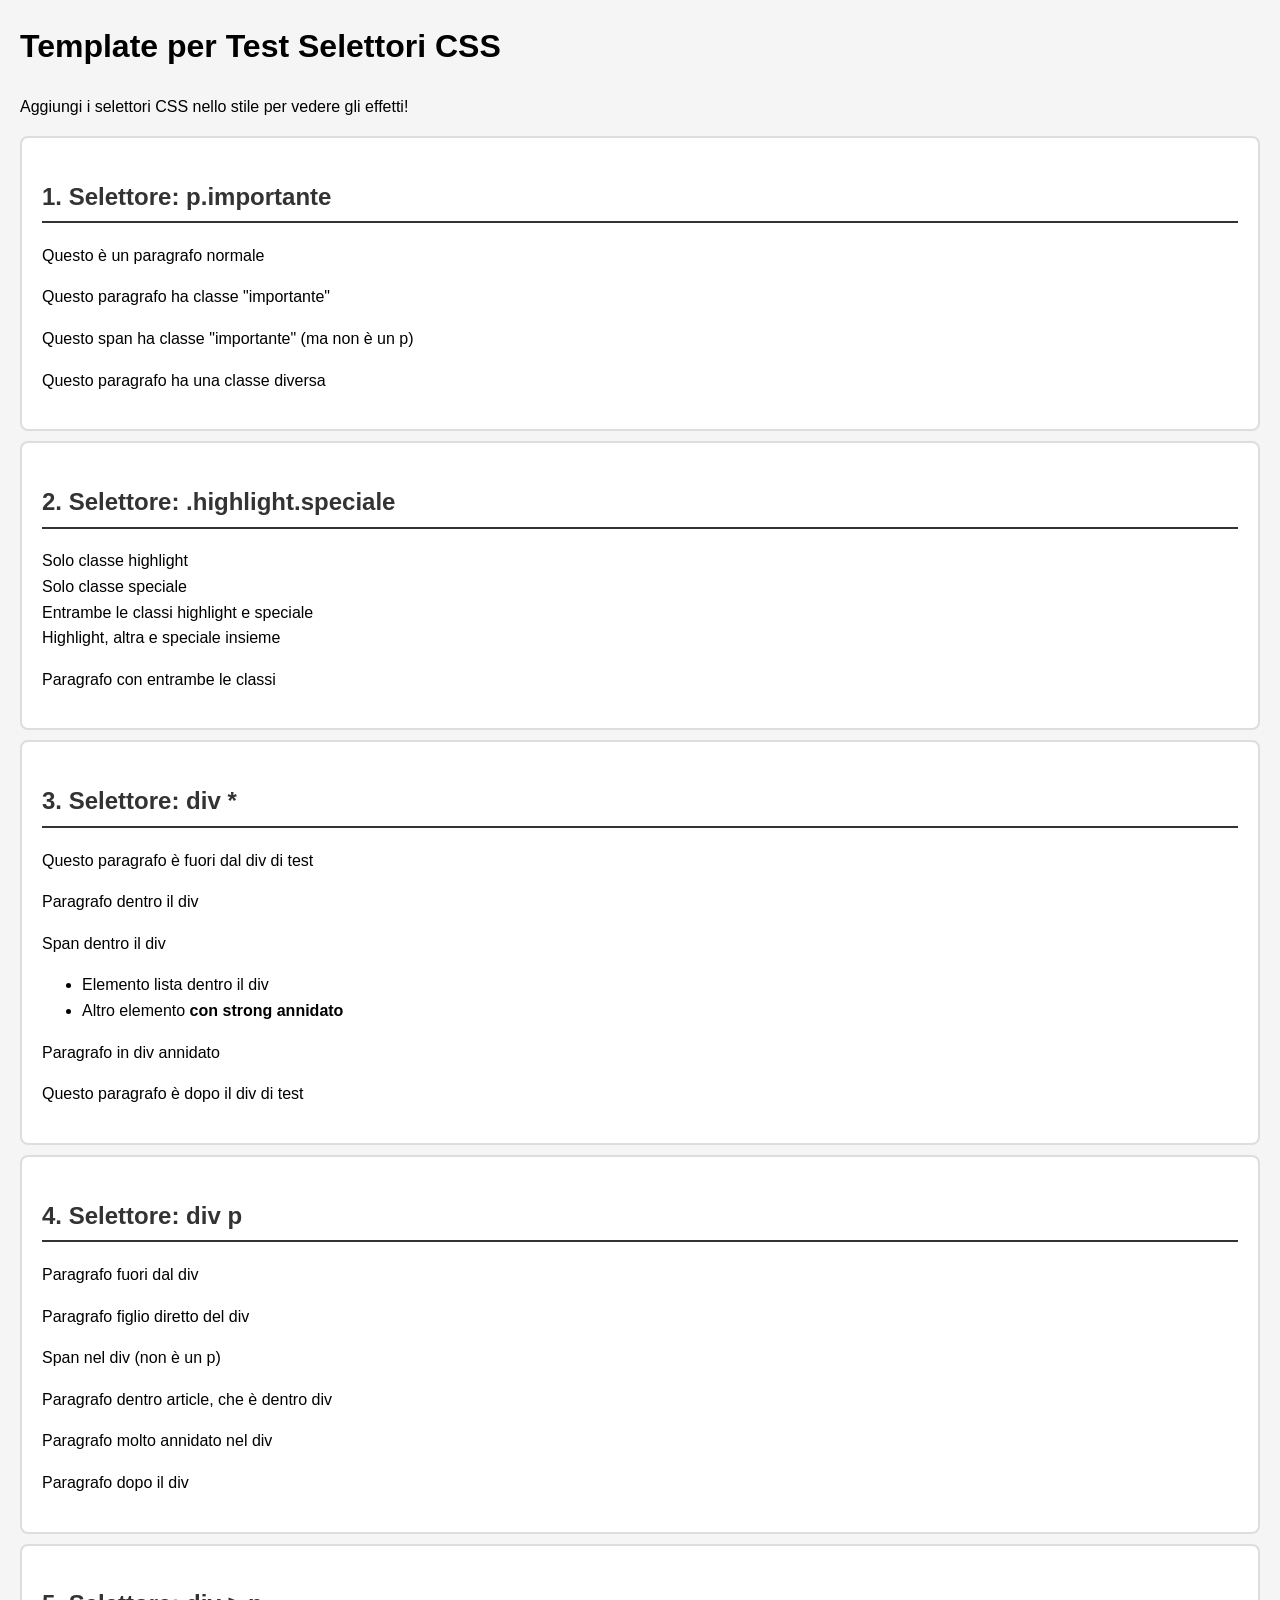
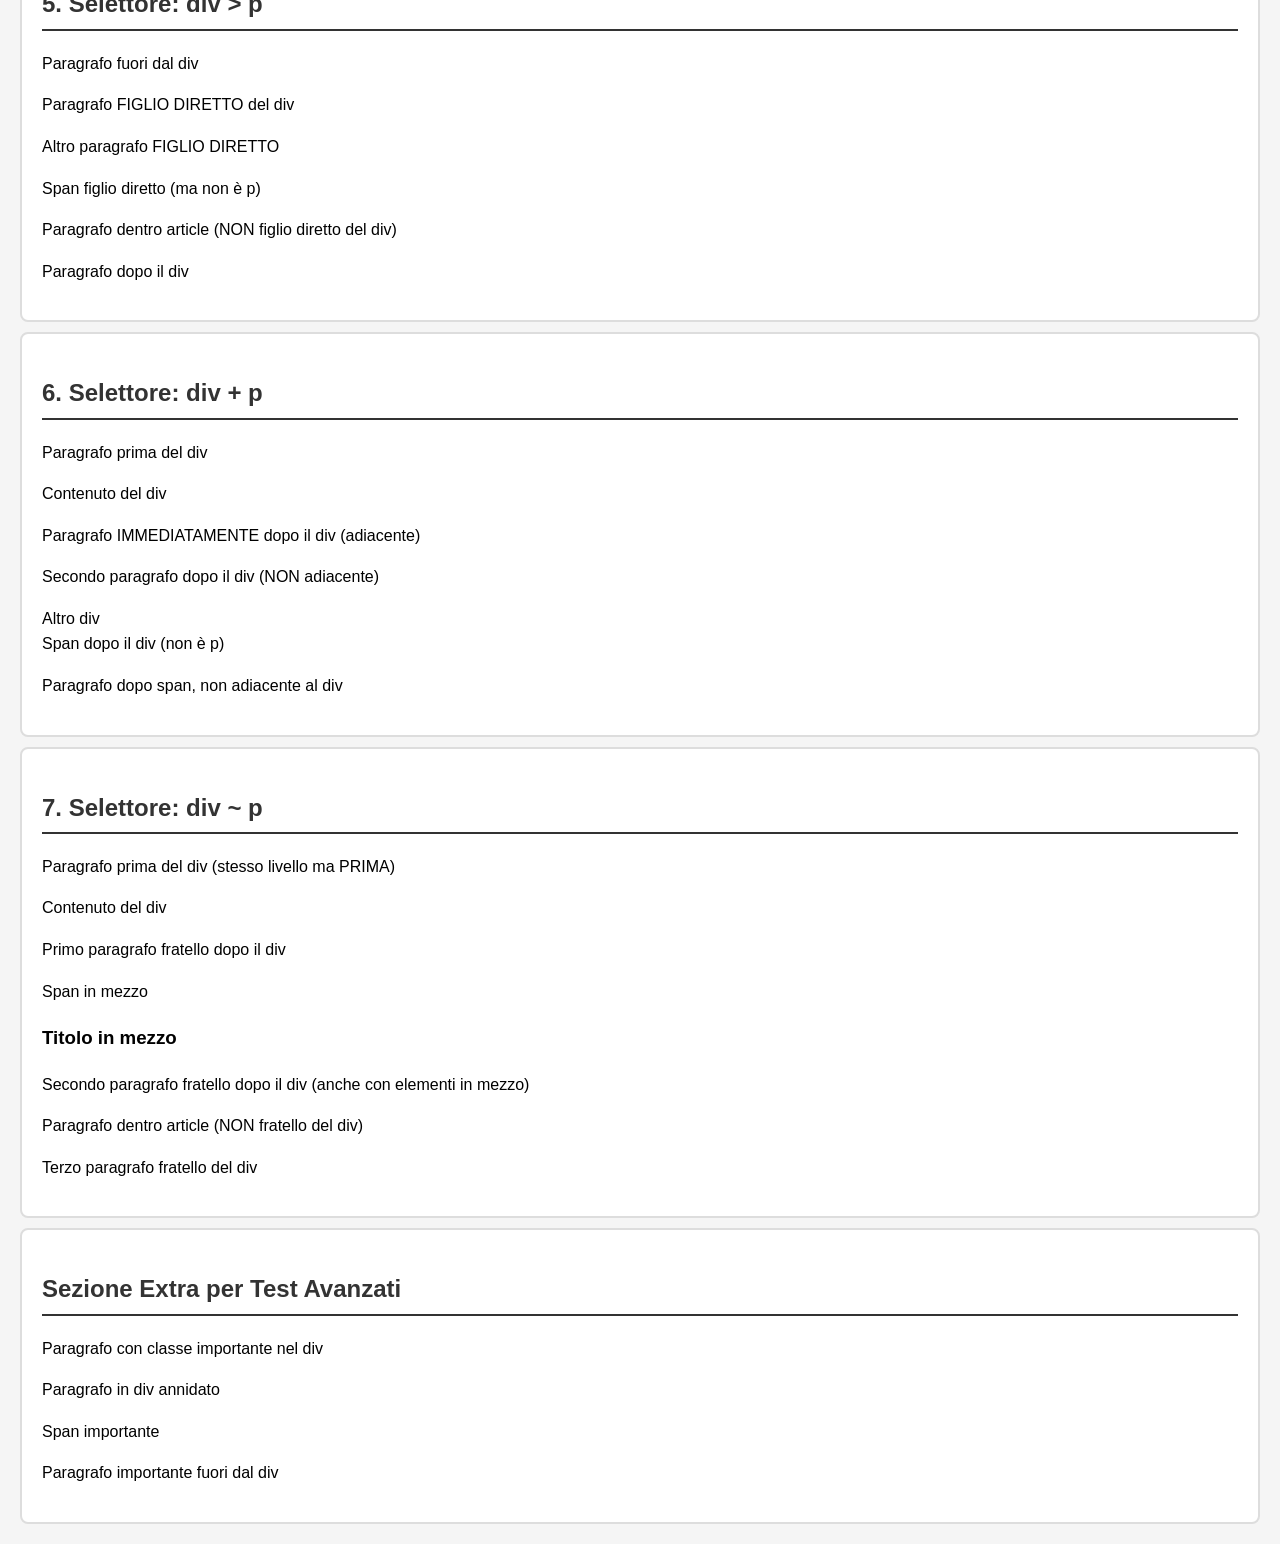
<file: 1-selettori/index.html>
<!DOCTYPE html>
<html lang="en">

<head>
    <meta charset="UTF-8">
    <meta name="viewport" content="width=device-width, initial-scale=1.0">
    <title>Document</title>
    <link rel="stylesheet" href="style.css">
</head>

<body>
    <h1>Template per Test Selettori CSS</h1>
    <p>Aggiungi i selettori CSS nello stile per vedere gli effetti!</p>

    <!-- Sezione 1: el.class (p.importante) -->
    <div class="container">
        <h2>1. Selettore: p.importante</h2>
        <p>Questo è un paragrafo normale</p>
        <p class="importante">Questo paragrafo ha classe "importante"</p>
        <span class="importante">Questo span ha classe "importante" (ma non è un p)</span>
        <p class="altra">Questo paragrafo ha una classe diversa</p>
    </div>

    <!-- Sezione 2: .class.class (.highlight.speciale) -->
    <div class="container">
        <h2>2. Selettore: .highlight.speciale</h2>
        <div class="highlight">Solo classe highlight</div>
        <div class="speciale">Solo classe speciale</div>
        <div class="highlight speciale">Entrambe le classi highlight e speciale</div>
        <div class="highlight altra speciale">Highlight, altra e speciale insieme</div>
        <p class="highlight speciale">Paragrafo con entrambe le classi</p>
    </div>

    <!-- Sezione 3: div * (tutti gli elementi discendenti) -->
    <div class="container">
        <h2>3. Selettore: div *</h2>
        <p>Questo paragrafo è fuori dal div di test</p>
        <div class="test-div">
            <p>Paragrafo dentro il div</p>
            <span>Span dentro il div</span>
            <ul>
                <li>Elemento lista dentro il div</li>
                <li>Altro elemento <strong>con strong annidato</strong></li>
            </ul>
            <div>
                <p>Paragrafo in div annidato</p>
            </div>
        </div>
        <p>Questo paragrafo è dopo il div di test</p>
    </div>

    <!-- Sezione 4: div p (tutte le p discendenti) -->
    <div class="container">
        <h2>4. Selettore: div p</h2>
        <p>Paragrafo fuori dal div</p>
        <div class="test-div">
            <p>Paragrafo figlio diretto del div</p>
            <span>Span nel div (non è un p)</span>
            <article>
                <p>Paragrafo dentro article, che è dentro div</p>
            </article>
            <section>
                <div>
                    <p>Paragrafo molto annidato nel div</p>
                </div>
            </section>
        </div>
        <p>Paragrafo dopo il div</p>
    </div>

    <!-- Sezione 5: div > p (figlio diretto) -->
    <div class="container">
        <h2>5. Selettore: div > p</h2>
        <p>Paragrafo fuori dal div</p>
        <div class="test-div">
            <p>Paragrafo FIGLIO DIRETTO del div</p>
            <p>Altro paragrafo FIGLIO DIRETTO</p>
            <span>Span figlio diretto (ma non è p)</span>
            <article>
                <p>Paragrafo dentro article (NON figlio diretto del div)</p>
            </article>
        </div>
        <p>Paragrafo dopo il div</p>
    </div>

    <!-- Sezione 6: div + p (adiacenza) -->
    <div class="container">
        <h2>6. Selettore: div + p</h2>
        <p>Paragrafo prima del div</p>
        <div class="test-div">Contenuto del div</div>
        <p>Paragrafo IMMEDIATAMENTE dopo il div (adiacente)</p>
        <p>Secondo paragrafo dopo il div (NON adiacente)</p>

        <div class="altro-div">Altro div</div>
        <span>Span dopo il div (non è p)</span>
        <p>Paragrafo dopo span, non adiacente al div</p>
    </div>

    <!-- Sezione 7: div ~ p (fratellanza generale) -->
    <div class="container">
        <h2>7. Selettore: div ~ p</h2>
        <p>Paragrafo prima del div (stesso livello ma PRIMA)</p>
        <div class="test-div">Contenuto del div</div>
        <p>Primo paragrafo fratello dopo il div</p>
        <span>Span in mezzo</span>
        <h3>Titolo in mezzo</h3>
        <p>Secondo paragrafo fratello dopo il div (anche con elementi in mezzo)</p>
        <article>
            <p>Paragrafo dentro article (NON fratello del div)</p>
        </article>
        <p>Terzo paragrafo fratello del div</p>
    </div>

    <!-- Sezione extra per test combinati -->
    <div class="container">
        <h2>Sezione Extra per Test Avanzati</h2>
        <div class="parent">
            <p class="importante">Paragrafo con classe importante nel div</p>
            <div class="child">
                <p>Paragrafo in div annidato</p>
                <span class="importante">Span importante</span>
            </div>
        </div>
        <p class="importante">Paragrafo importante fuori dal div</p>
    </div>
</body>

</html>
</file>
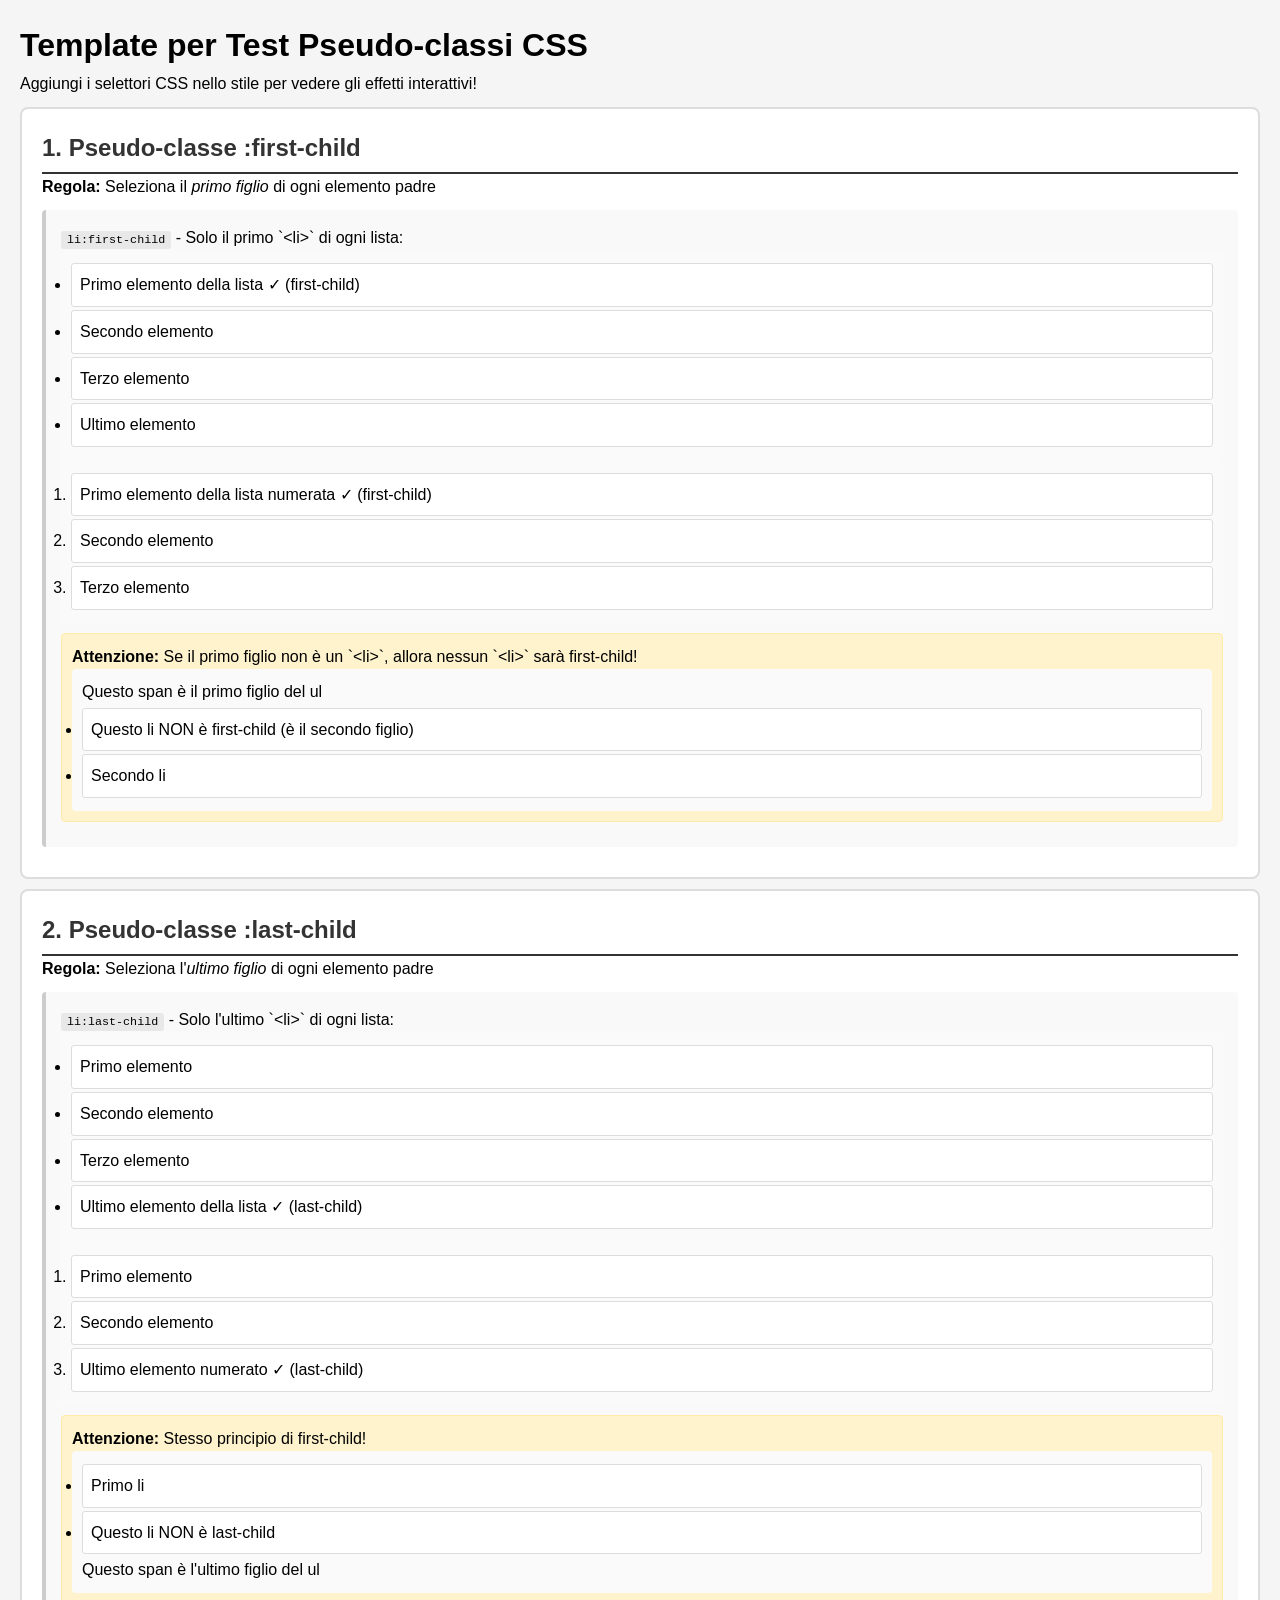
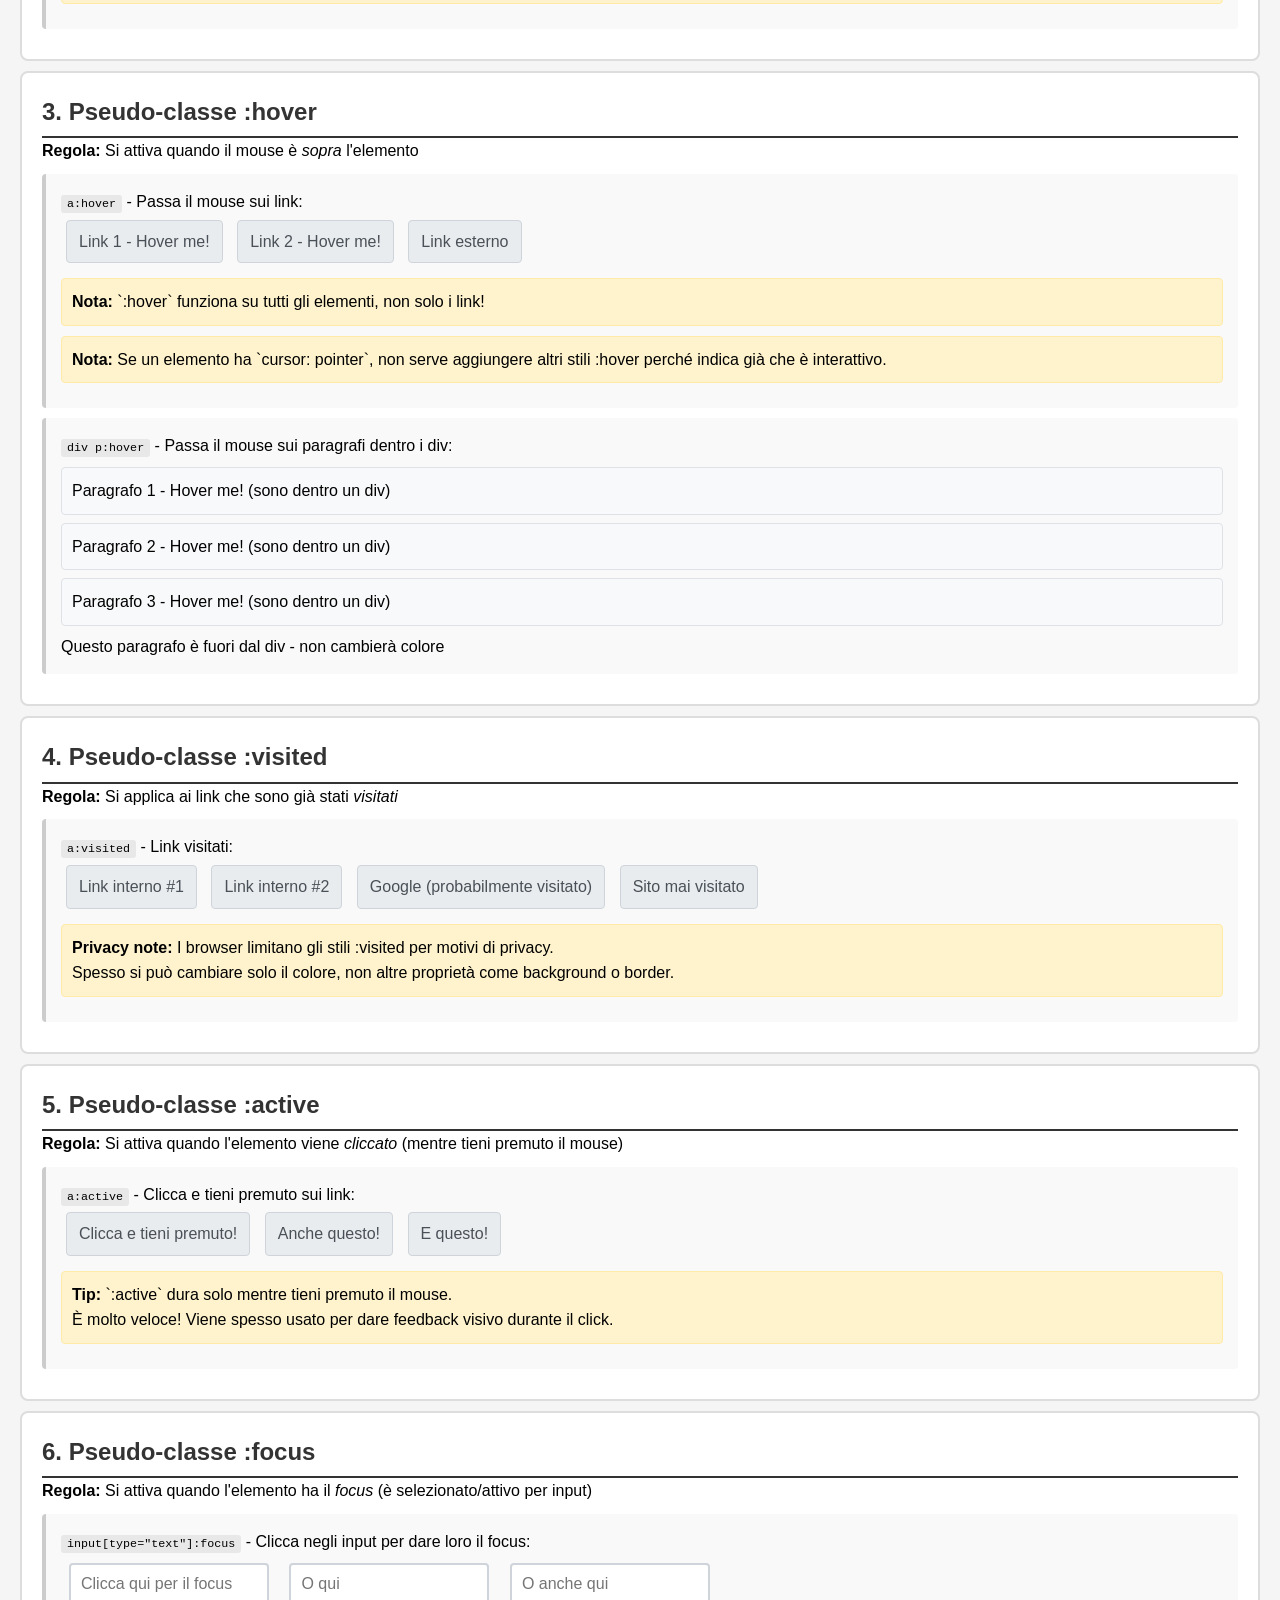
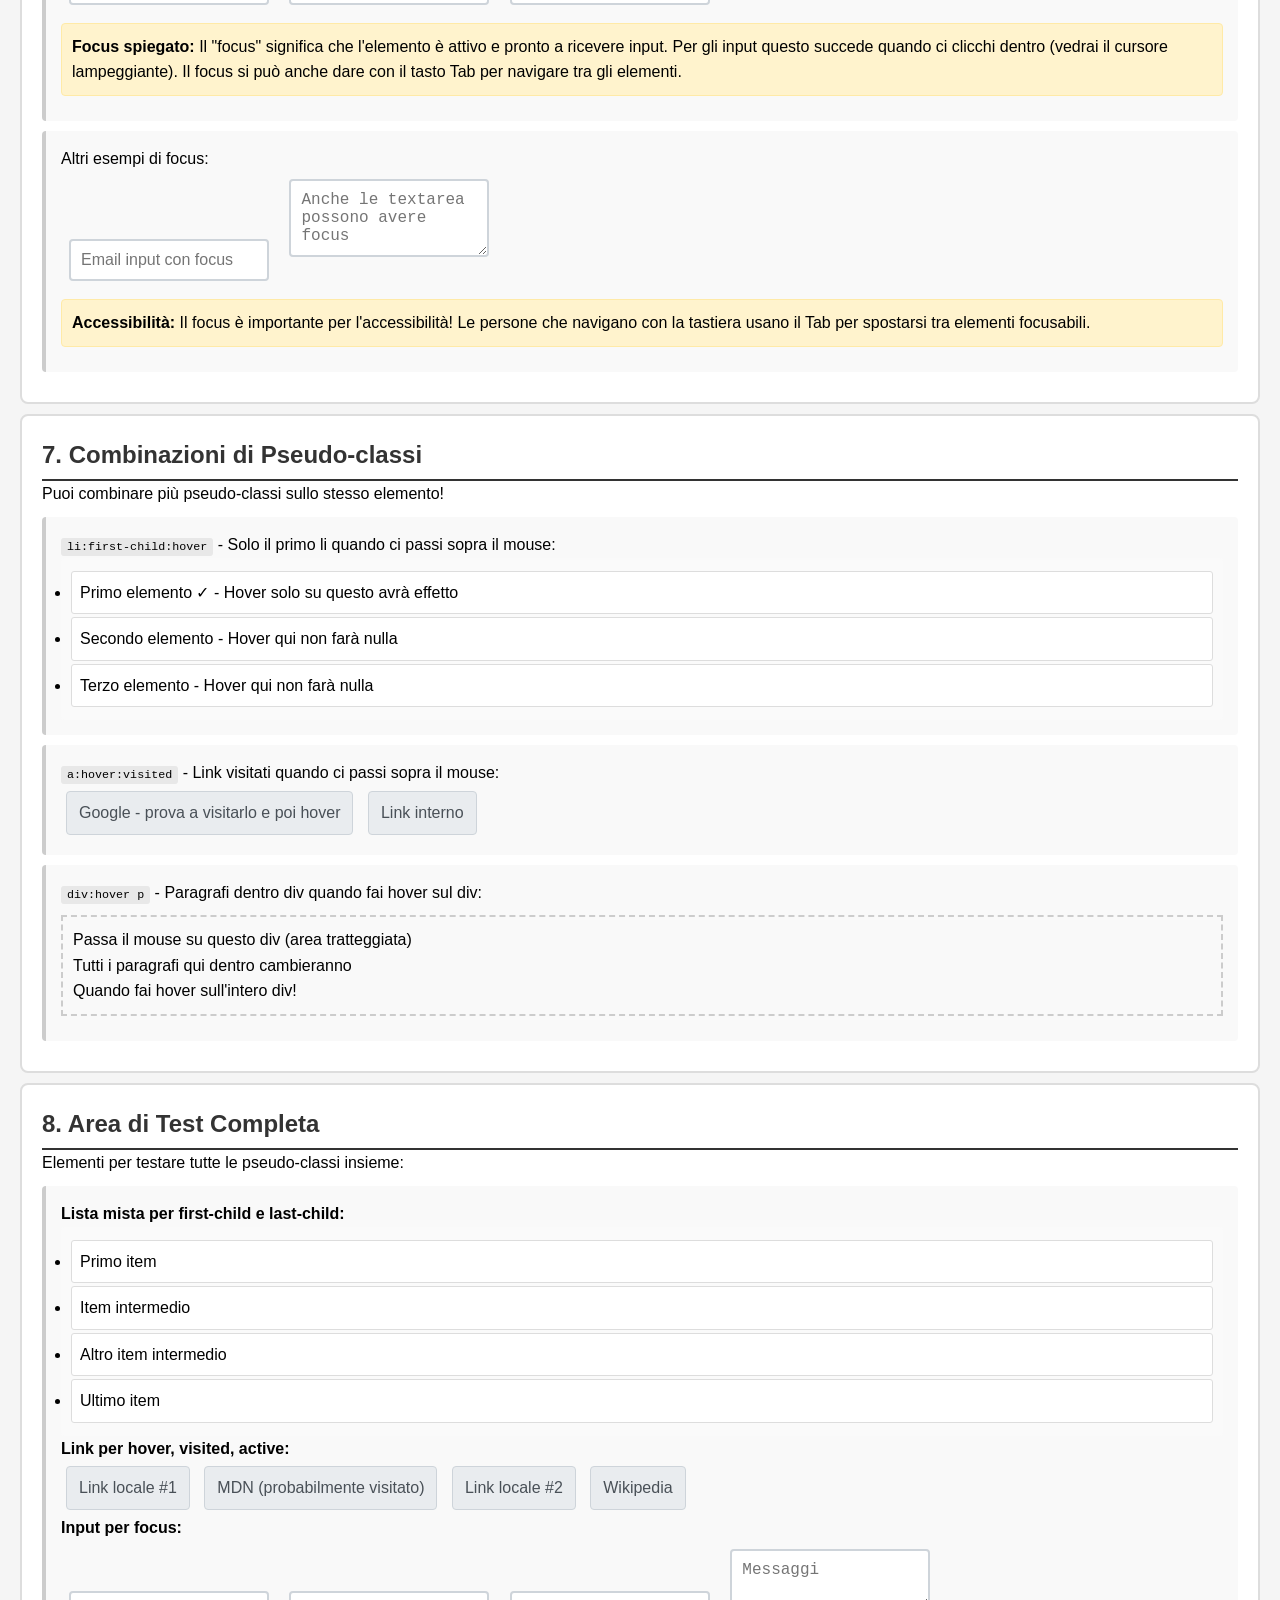
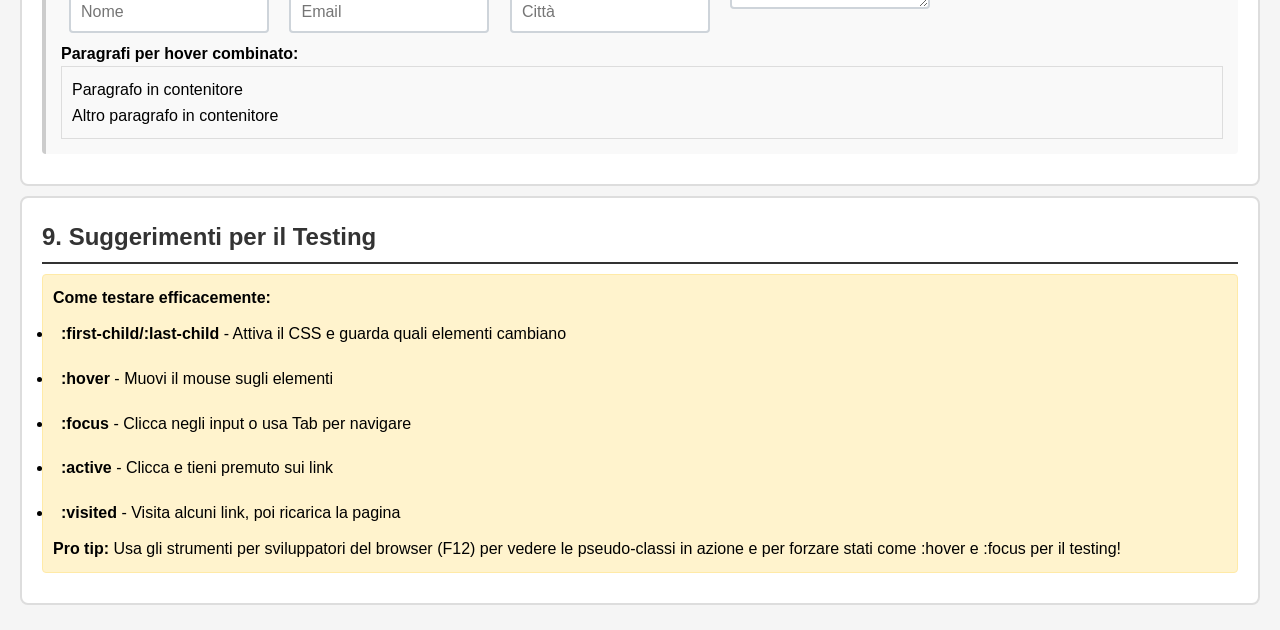
<file: 3-pseudo-classes/index.html>
<!DOCTYPE html>
<html lang="en">

<head>
    <meta charset="UTF-8">
    <meta name="viewport" content="width=device-width, initial-scale=1.0">
    <title>Document</title>
    <link rel="stylesheet" href="style.css">
</head>

<body>
    <h1>Template per Test Pseudo-classi CSS</h1>
    <p>Aggiungi i selettori CSS nello stile per vedere gli effetti interattivi!</p>

    <!-- Sezione 1: :first-child -->
    <div class="container">
        <h2>1. Pseudo-classe :first-child</h2>
        <p><strong>Regola:</strong> Seleziona il <em>primo figlio</em> di ogni elemento padre</p>

        <div class="example">
            <p><span class="code">li:first-child</span> - Solo il primo `&lt;li&gt;` di ogni lista:</p>
            <ul>
                <li>Primo elemento della lista ✓ (first-child)</li>
                <li>Secondo elemento</li>
                <li>Terzo elemento</li>
                <li>Ultimo elemento</li>
            </ul>

            <ol>
                <li>Primo elemento della lista numerata ✓ (first-child)</li>
                <li>Secondo elemento</li>
                <li>Terzo elemento</li>
            </ol>

            <!-- Lista con elementi diversi all'inizio -->
            <div class="note">
                <strong>Attenzione:</strong> Se il primo figlio non è un `&lt;li&gt;`, allora nessun `&lt;li&gt;` sarà
                first-child!
                <ul>
                    <span>Questo span è il primo figlio del ul</span>
                    <li>Questo li NON è first-child (è il secondo figlio)</li>
                    <li>Secondo li</li>
                </ul>
            </div>
        </div>
    </div>

    <!-- Sezione 2: :last-child -->
    <div class="container">
        <h2>2. Pseudo-classe :last-child</h2>
        <p><strong>Regola:</strong> Seleziona l'<em>ultimo figlio</em> di ogni elemento padre</p>

        <div class="example">
            <p><span class="code">li:last-child</span> - Solo l'ultimo `&lt;li&gt;` di ogni lista:</p>
            <ul>
                <li>Primo elemento</li>
                <li>Secondo elemento</li>
                <li>Terzo elemento</li>
                <li>Ultimo elemento della lista ✓ (last-child)</li>
            </ul>

            <ol>
                <li>Primo elemento</li>
                <li>Secondo elemento</li>
                <li>Ultimo elemento numerato ✓ (last-child)</li>
            </ol>

            <!-- Lista con elementi diversi alla fine -->
            <div class="note">
                <strong>Attenzione:</strong> Stesso principio di first-child!
                <ul>
                    <li>Primo li</li>
                    <li>Questo li NON è last-child</li>
                    <span>Questo span è l'ultimo figlio del ul</span>
                </ul>
            </div>
        </div>
    </div>

    <!-- Sezione 3: :hover -->
    <div class="container">
        <h2>3. Pseudo-classe :hover</h2>
        <p><strong>Regola:</strong> Si attiva quando il mouse è <em>sopra</em> l'elemento</p>

        <div class="example">
            <p><span class="code">a:hover</span> - Passa il mouse sui link:</p>
            <div class="test-links">
                <a href="#test1">Link 1 - Hover me!</a>
                <a href="#test2">Link 2 - Hover me!</a>
                <a href="https://example.com">Link esterno</a>
            </div>

            <div class="note">
                <strong>Nota:</strong> `:hover` funziona su tutti gli elementi, non solo i link!
            </div>
            <div class="note">
                <strong>Nota:</strong> Se un elemento ha `cursor:
                pointer`, non serve aggiungere altri stili :hover perché indica già che è interattivo.
            </div>
        </div>

        <div class="example">
            <p><span class="code">div p:hover</span> - Passa il mouse sui paragrafi dentro i div:</p>
            <div class="test-paragraphs">
                <p>Paragrafo 1 - Hover me! (sono dentro un div)</p>
                <p>Paragrafo 2 - Hover me! (sono dentro un div)</p>
                <p>Paragrafo 3 - Hover me! (sono dentro un div)</p>
            </div>
            <p>Questo paragrafo è fuori dal div - non cambierà colore</p>
        </div>
    </div>

    <!-- Sezione 4: :visited -->
    <div class="container">
        <h2>4. Pseudo-classe :visited</h2>
        <p><strong>Regola:</strong> Si applica ai link che sono già stati <em>visitati</em></p>

        <div class="example">
            <p><span class="code">a:visited</span> - Link visitati:</p>
            <div class="test-links">
                <a href="#visited1">Link interno #1</a>
                <a href="#visited2">Link interno #2</a>
                <a href="https://www.google.com">Google (probabilmente visitato)</a>
                <a href="https://sito-mai-visitato-12345.example.com">Sito mai visitato</a>
            </div>

            <div class="note">
                <strong>Privacy note:</strong> I browser limitano gli stili :visited per motivi di privacy. <br>
                Spesso si può cambiare solo il colore, non altre proprietà come background o border.
            </div>
        </div>
    </div>

    <!-- Sezione 5: :active -->
    <div class="container">
        <h2>5. Pseudo-classe :active</h2>
        <p><strong>Regola:</strong> Si attiva quando l'elemento viene <em>cliccato</em> (mentre tieni premuto il mouse)
        </p>

        <div class="example">
            <p><span class="code">a:active</span> - Clicca e tieni premuto sui link:</p>
            <div class="test-links">
                <a href="#active1">Clicca e tieni premuto!</a>
                <a href="#active2">Anche questo!</a>
                <a href="#active3">E questo!</a>
            </div>

            <div class="note">
                <strong>Tip:</strong> `:active` dura solo mentre tieni premuto il mouse. <br> È molto veloce!
                Viene spesso usato per dare feedback visivo durante il click.
            </div>
        </div>
    </div>

    <!-- Sezione 6: :focus -->
    <div class="container">
        <h2>6. Pseudo-classe :focus</h2>
        <p><strong>Regola:</strong> Si attiva quando l'elemento ha il <em>focus</em> (è selezionato/attivo per input)
        </p>

        <div class="example">
            <p><span class="code">input[type="text"]:focus</span> - Clicca negli input per dare loro il focus:</p>
            <input type="text" placeholder="Clicca qui per il focus">
            <input type="text" placeholder="O qui">
            <input type="text" placeholder="O anche qui">

            <div class="note">
                <strong>Focus spiegato:</strong> Il "focus" significa che l'elemento è attivo e pronto a ricevere input.
                Per gli input questo succede quando ci clicchi dentro (vedrai il cursore lampeggiante).
                Il focus si può anche dare con il tasto Tab per navigare tra gli elementi.
            </div>
        </div>

        <div class="example">
            <p>Altri esempi di focus:</p>
            <input type="email" placeholder="Email input con focus">
            <textarea placeholder="Anche le textarea possono avere focus" rows="3"></textarea>

            <div class="note">
                <strong>Accessibilità:</strong> Il focus è importante per l'accessibilità! Le persone che navigano
                con la tastiera usano il Tab per spostarsi tra elementi focusabili.
            </div>
        </div>
    </div>

    <!-- Sezione 7: Combinazioni avanzate -->
    <div class="container">
        <h2>7. Combinazioni di Pseudo-classi</h2>
        <p>Puoi combinare più pseudo-classi sullo stesso elemento!</p>

        <div class="example">
            <p><span class="code">li:first-child:hover</span> - Solo il primo li quando ci passi sopra il mouse:</p>
            <ul>
                <li>Primo elemento ✓ - Hover solo su questo avrà effetto</li>
                <li>Secondo elemento - Hover qui non farà nulla</li>
                <li>Terzo elemento - Hover qui non farà nulla</li>
            </ul>
        </div>

        <div class="example">
            <p><span class="code">a:hover:visited</span> - Link visitati quando ci passi sopra il mouse:</p>
            <div class="test-links">
                <a href="https://www.google.com">Google - prova a visitarlo e poi hover</a>
                <a href="#test">Link interno</a>
            </div>
        </div>

        <div class="example">
            <p><span class="code">div:hover p</span> - Paragrafi dentro div quando fai hover sul div:</p>
            <div style="border: 2px dashed #ccc; padding: 10px; margin: 10px 0;">
                <p>Passa il mouse su questo div (area tratteggiata)</p>
                <p>Tutti i paragrafi qui dentro cambieranno</p>
                <p>Quando fai hover sull'intero div!</p>
            </div>
        </div>
    </div>

    <!-- Sezione 8: Test completi -->
    <div class="container">
        <h2>8. Area di Test Completa</h2>
        <p>Elementi per testare tutte le pseudo-classi insieme:</p>

        <div class="example">
            <h4>Lista mista per first-child e last-child:</h4>
            <ul>
                <li>Primo item</li>
                <li>Item intermedio</li>
                <li>Altro item intermedio</li>
                <li>Ultimo item</li>
            </ul>

            <h4>Link per hover, visited, active:</h4>
            <div class="test-links">
                <a href="#link1">Link locale #1</a>
                <a href="https://developer.mozilla.org">MDN (probabilmente visitato)</a>
                <a href="#link2">Link locale #2</a>
                <a href="https://www.wikipedia.org">Wikipedia</a>
            </div>

            <h4>Input per focus:</h4>
            <input type="text" placeholder="Nome">
            <input type="email" placeholder="Email">
            <input type="text" placeholder="Città">
            <textarea placeholder="Messaggi" rows="2"></textarea>

            <h4>Paragrafi per hover combinato:</h4>
            <div style="border: 1px solid #ddd; padding: 10px;">
                <p>Paragrafo in contenitore</p>
                <p>Altro paragrafo in contenitore</p>
            </div>
        </div>
    </div>

    <div class="container">
        <h2>9. Suggerimenti per il Testing</h2>
        <div class="note">
            <h4>Come testare efficacemente:</h4>
            <ul style="background: none; padding: 0;">
                <li style="background: none; border: none;"><strong>:first-child/:last-child</strong> - Attiva il CSS e
                    guarda
                    quali elementi cambiano</li>
                <li style="background: none; border: none;"><strong>:hover</strong> - Muovi il mouse sugli elementi</li>
                <li style="background: none; border: none;"><strong>:focus</strong> - Clicca negli input o usa Tab per
                    navigare
                </li>
                <li style="background: none; border: none;"><strong>:active</strong> - Clicca e tieni premuto sui link
                </li>
                <li style="background: none; border: none;"><strong>:visited</strong> - Visita alcuni link, poi ricarica
                    la
                    pagina</li>
            </ul>

            <p><strong>Pro tip:</strong> Usa gli strumenti per sviluppatori del browser (F12) per vedere le
                pseudo-classi in
                azione
                e per forzare stati come :hover e :focus per il testing!</p>
        </div>
    </div>
</body>

</html>
</file>
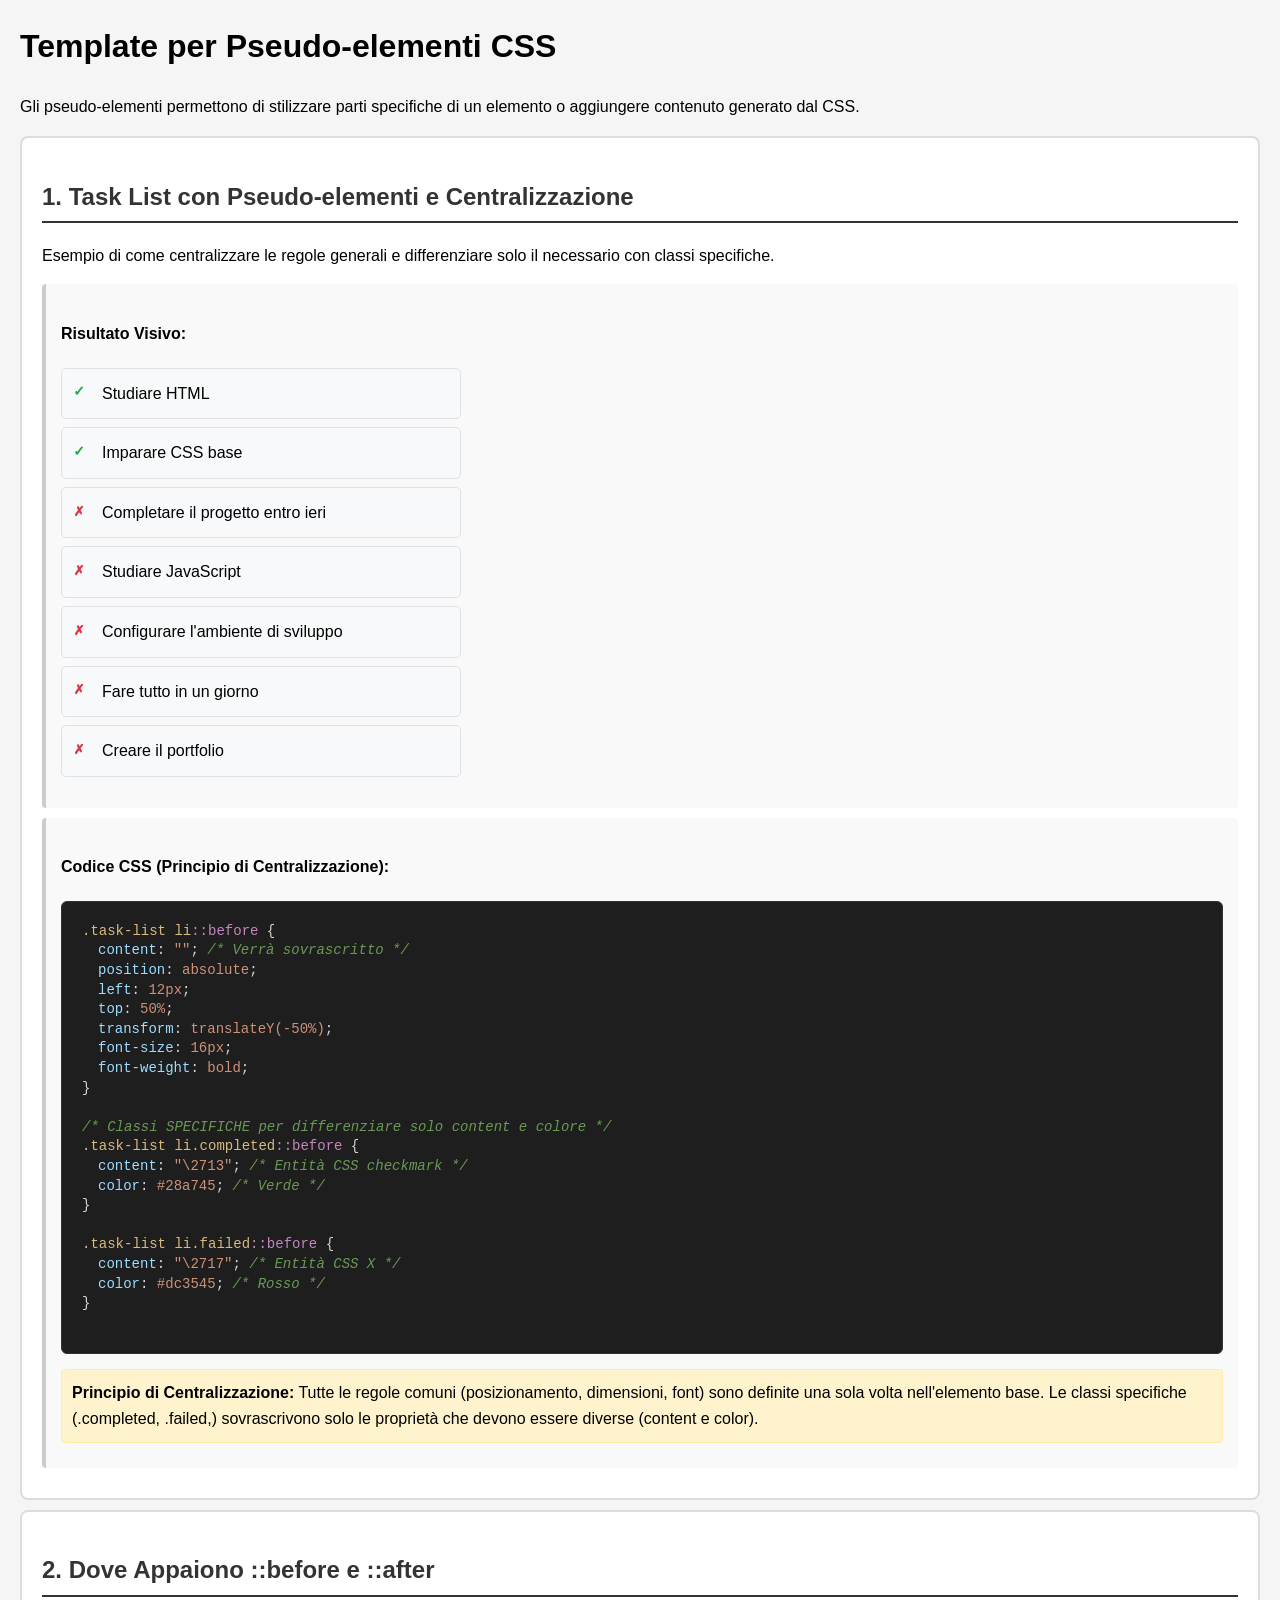
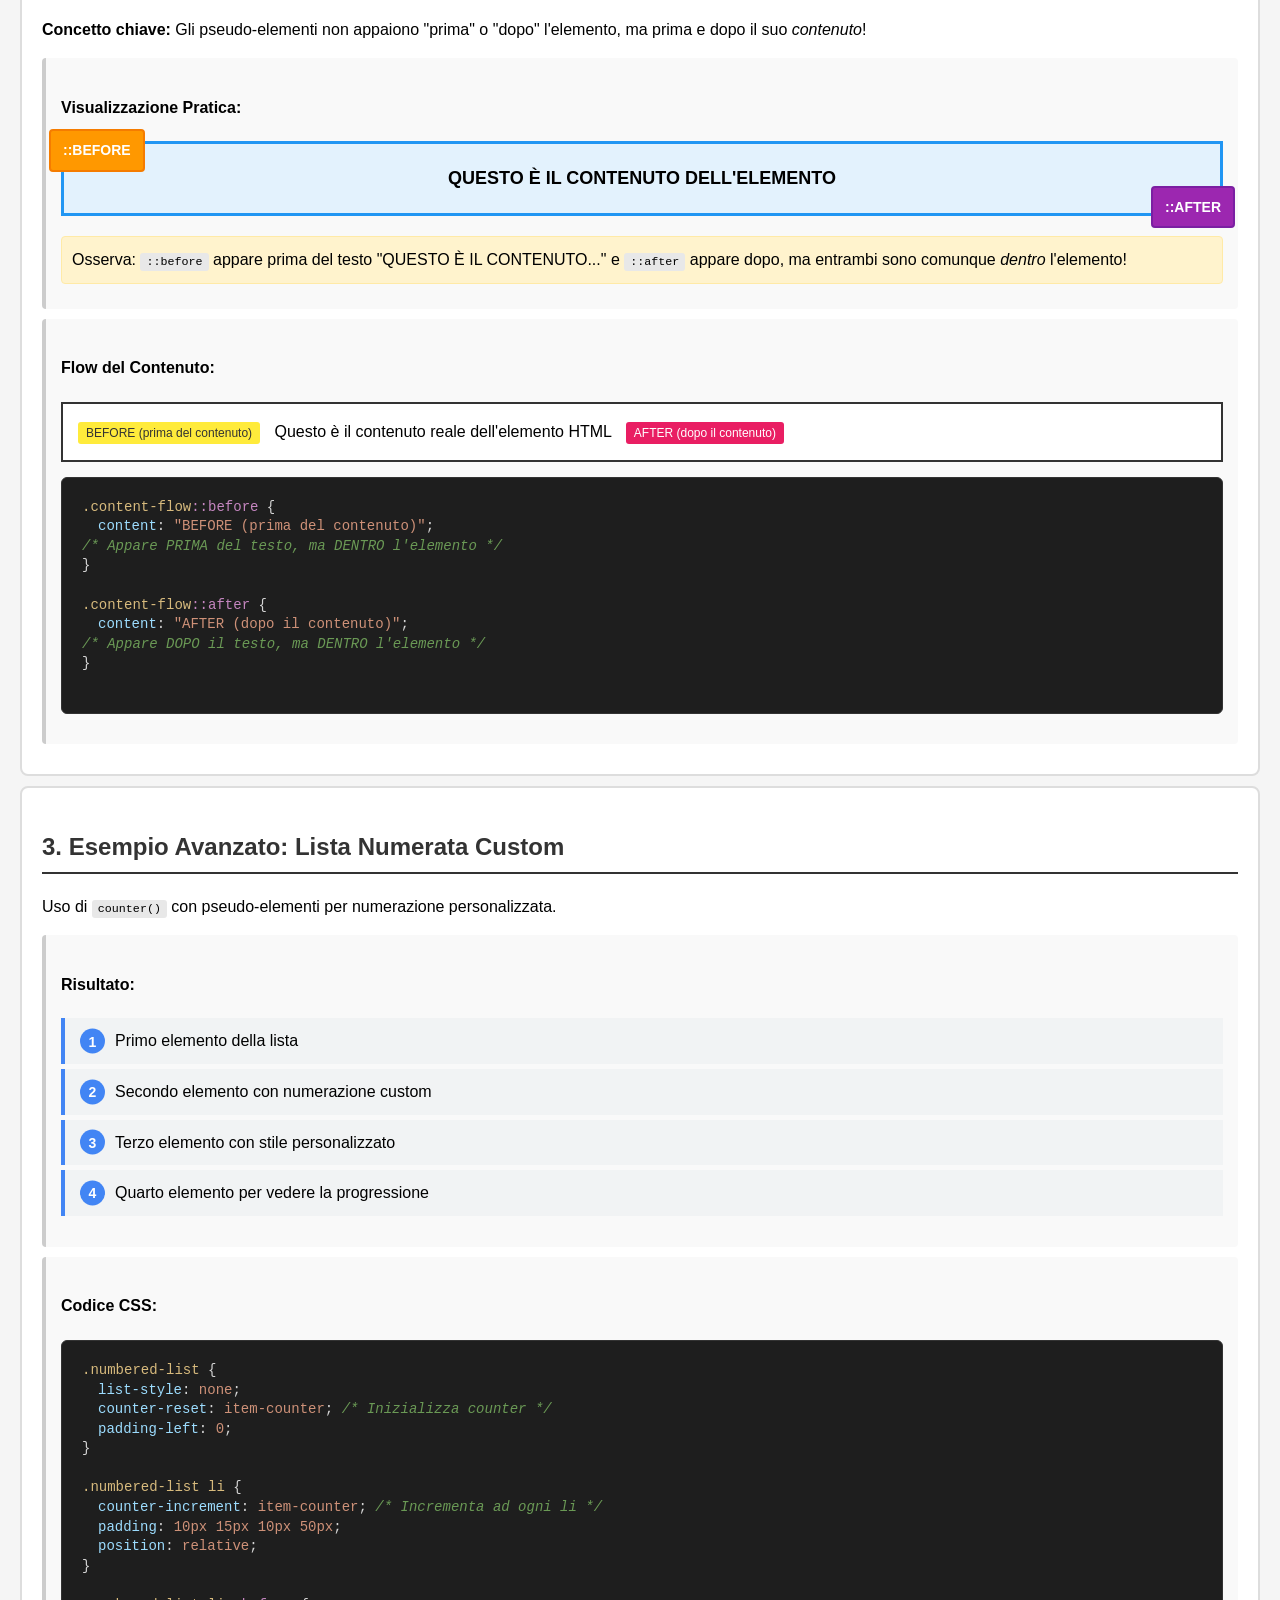
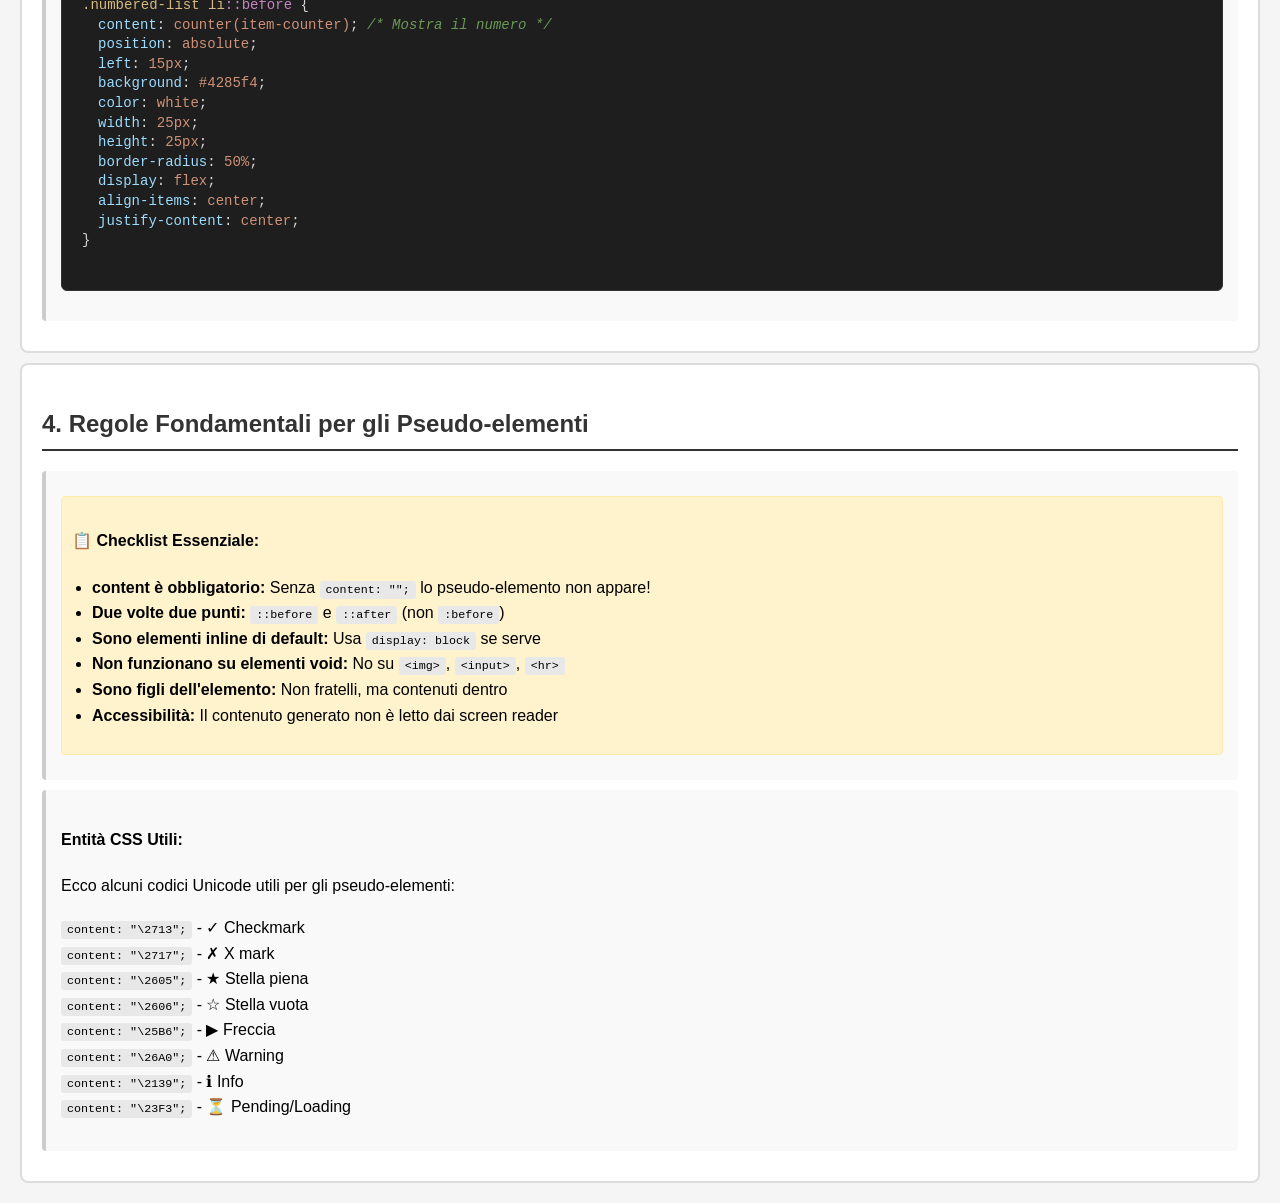
<file: 4-pseudo-elements/index.html>
<!DOCTYPE html>
<html lang="en">

<head>
    <meta charset="UTF-8">
    <meta name="viewport" content="width=device-width, initial-scale=1.0">
    <title>Document</title>
    <link rel="stylesheet" href="style.css">
</head>

<body>
    <h1>Template per Pseudo-elementi CSS</h1>
    <p>Gli pseudo-elementi permettono di stilizzare parti specifiche di un elemento o aggiungere contenuto generato dal
        CSS.</p>

    <!-- Sezione 1: Task List con Centralizzazione CSS -->
    <div class="container">
        <h2>1. Task List con Pseudo-elementi e Centralizzazione</h2>
        <p>Esempio di come centralizzare le regole generali e differenziare solo il necessario con classi specifiche.
        </p>

        <div class="example">
            <h4>Risultato Visivo:</h4>
            <ul class="task-list">
                <li class="completed">Studiare HTML</li>
                <li class="completed">Imparare CSS base</li>
                <li class="failed">Completare il progetto entro ieri</li>
                <li class="failed">Studiare JavaScript</li>
                <li class="failed">Configurare l'ambiente di sviluppo</li>
                <li class="failed">Fare tutto in un giorno</li>
                <li class="failed">Creare il portfolio</li>
            </ul>
        </div>

        <div class="example">
            <h4>Codice CSS (Principio di Centralizzazione):</h4>
            <div class="code-block">

                <span class="css-selector">.task-list li</span><span class="css-pseudo">::before</span> {<br>
                <span class="css-property">content</span>: <span class="css-value">""</span>; <span
                    class="css-comment">/* Verrà
                    sovrascritto */</span><br>
                <span class="css-property">position</span>: <span class="css-value">absolute</span>;<br>
                <span class="css-property">left</span>: <span class="css-value">12px</span>;<br>
                <span class="css-property">top</span>: <span class="css-value">50%</span>;<br>
                <span class="css-property">transform</span>: <span class="css-value">translateY(-50%)</span>;<br>
                <span class="css-property">font-size</span>: <span class="css-value">16px</span>;<br>
                <span class="css-property">font-weight</span>: <span class="css-value">bold</span>;<br>
                }<br><br>

                <span class="css-comment">/* Classi SPECIFICHE per differenziare solo content e colore */</span><br>
                <span class="css-selector">.task-list li.completed</span><span class="css-pseudo">::before</span> {<br>
                <span class="css-property">content</span>: <span class="css-value">"\2713"</span>; <span
                    class="css-comment">/*
                    Entità CSS checkmark */</span><br>
                <span class="css-property">color</span>: <span class="css-value">#28a745</span>; <span
                    class="css-comment">/*
                    Verde */</span><br>
                }<br><br>

                <span class="css-selector">.task-list li.failed</span><span class="css-pseudo">::before</span> {<br>
                <span class="css-property">content</span>: <span class="css-value">"\2717"</span>; <span
                    class="css-comment">/*
                    Entità CSS X */</span><br>
                <span class="css-property">color</span>: <span class="css-value">#dc3545</span>; <span
                    class="css-comment">/*
                    Rosso */</span><br>
                }<br><br>

            </div>
            <div class="note">
                <strong>Principio di Centralizzazione:</strong> Tutte le regole comuni (posizionamento, dimensioni,
                font)
                sono definite una sola volta nell'elemento base. Le classi specifiche (.completed, .failed,)
                sovrascrivono solo le proprietà che devono essere diverse (content e color).
            </div>
        </div>

    </div>

    <!-- Sezione 2: Dove appaiono Before e After -->
    <div class="container">
        <h2>2. Dove Appaiono ::before e ::after</h2>
        <p><strong>Concetto chiave:</strong> Gli pseudo-elementi non appaiono "prima" o "dopo" l'elemento, ma prima e
            dopo
            il suo <em>contenuto</em>!</p>

        <div class="example">
            <h4>Visualizzazione Pratica:</h4>
            <div class="demo-element">
                QUESTO È IL CONTENUTO DELL'ELEMENTO
            </div>

            <div class="note">
                Osserva: <span class="code">::before</span> appare prima del testo "QUESTO È IL CONTENUTO..."
                e <span class="code">::after</span> appare dopo, ma entrambi sono comunque <em>dentro</em> l'elemento!
            </div>
        </div>

        <div class="example">
            <h4>Flow del Contenuto:</h4>
            <div class="content-flow">
                Questo è il contenuto reale dell'elemento HTML
            </div>
            <div class="code-block">
                <span class="css-selector">.content-flow</span><span class="css-pseudo">::before</span> {
                <br>
                <span class="css-property">content</span>: <span class="css-value">"BEFORE (prima del
                    contenuto)"</span>;
                <br>
                <span class="css-comment">/* Appare PRIMA del testo, ma DENTRO l'elemento */</span>
                <br>}
                <br><br>

                <span class="css-selector">.content-flow</span><span class="css-pseudo">::after</span> {
                <br>
                <span class="css-property">content</span>: <span class="css-value">"AFTER (dopo il contenuto)"</span>;
                <br>
                <span class="css-comment">/* Appare DOPO il testo, ma DENTRO l'elemento */</span>
                <br>}
                <br><br>
            </div>
        </div>

    </div>

    </div>

    <!-- Sezione 3: Esempio Avanzato -->
    <div class="container">
        <h2>3. Esempio Avanzato: Lista Numerata Custom</h2>
        <p>Uso di <span class="code">counter()</span> con pseudo-elementi per numerazione personalizzata.</p>

        <div class="example">
            <h4>Risultato:</h4>
            <ol class="numbered-list">
                <li>Primo elemento della lista</li>
                <li>Secondo elemento con numerazione custom</li>
                <li>Terzo elemento con stile personalizzato</li>
                <li>Quarto elemento per vedere la progressione</li>
            </ol>
        </div>

        <div class="example">
            <h4>Codice CSS:</h4>
            <div class="code-block">
                <span class="css-selector">.numbered-list</span> {<br>
                <span class="css-property">list-style</span>: <span class="css-value">none</span>;<br>
                <span class="css-property">counter-reset</span>: <span class="css-value">item-counter</span>; <span
                    class="css-comment">/* Inizializza counter */</span><br>
                <span class="css-property">padding-left</span>: <span class="css-value">0</span>;<br>
                }<br><br>

                <span class="css-selector">.numbered-list li</span> {<br>
                <span class="css-property">counter-increment</span>: <span class="css-value">item-counter</span>; <span
                    class="css-comment">/* Incrementa ad ogni li */</span><br>
                <span class="css-property">padding</span>: <span class="css-value">10px 15px 10px 50px</span>;<br>
                <span class="css-property">position</span>: <span class="css-value">relative</span>;<br>
                }<br><br>

                <span class="css-selector">.numbered-list li</span><span class="css-pseudo">::before</span> {<br>
                <span class="css-property">content</span>: <span class="css-value">counter(item-counter)</span>; <span
                    class="css-comment">/* Mostra il numero */</span><br>
                <span class="css-property">position</span>: <span class="css-value">absolute</span>;<br>
                <span class="css-property">left</span>: <span class="css-value">15px</span>;<br>
                <span class="css-property">background</span>: <span class="css-value">#4285f4</span>;<br>
                <span class="css-property">color</span>: <span class="css-value">white</span>;<br>
                <span class="css-property">width</span>: <span class="css-value">25px</span>;<br>
                <span class="css-property">height</span>: <span class="css-value">25px</span>;<br>
                <span class="css-property">border-radius</span>: <span class="css-value">50%</span>;<br>
                <span class="css-property">display</span>: <span class="css-value">flex</span>;<br>
                <span class="css-property">align-items</span>: <span class="css-value">center</span>;<br>
                <span class="css-property">justify-content</span>: <span class="css-value">center</span>;<br>
                }<br><br>
            </div>
        </div>
    </div>

    <!-- Sezione 4: Regole Importanti -->
    <div class="container">
        <h2>4. Regole Fondamentali per gli Pseudo-elementi</h2>

        <div class="example">
            <div class="note">
                <h4>📋 Checklist Essenziale:</h4>
                <ul style="list-style: disc; padding-left: 20px;">
                    <li><strong>content è obbligatorio:</strong> Senza <span class="code">content: "";</span> lo
                        pseudo-elemento
                        non appare!</li>
                    <li><strong>Due volte due punti:</strong> <span class="code">::before</span> e <span
                            class="code">::after</span> (non <span class="code">:before</span>)</li>
                    <li><strong>Sono elementi inline di default:</strong> Usa <span class="code">display: block</span>
                        se serve
                    </li>
                    <li><strong>Non funzionano su elementi void:</strong> No su <span class="code">&lt;img&gt;</span>,
                        <span class="code">&lt;input&gt;</span>, <span class="code">&lt;hr&gt;</span></li>
                    <li><strong>Sono figli dell'elemento:</strong> Non fratelli, ma contenuti dentro</li>
                    <li><strong>Accessibilità:</strong> Il contenuto generato non è letto dai screen reader</li>
                </ul>
            </div>
        </div>

        <div class="example">
            <h4>Entità CSS Utili:</h4>
            <p>Ecco alcuni codici Unicode utili per gli pseudo-elementi:</p>
            <ul style="list-style: none; padding-left: 0;">
                <li><span class="code">content: "\2713";</span> - ✓ Checkmark</li>
                <li><span class="code">content: "\2717";</span> - ✗ X mark</li>
                <li><span class="code">content: "\2605";</span> - ★ Stella piena</li>
                <li><span class="code">content: "\2606";</span> - ☆ Stella vuota</li>
                <li><span class="code">content: "\25B6";</span> - ▶ Freccia</li>
                <li><span class="code">content: "\26A0";</span> - ⚠ Warning</li>
                <li><span class="code">content: "\2139";</span> - ℹ Info</li>
                <li><span class="code">content: "\23F3";</span> - ⏳ Pending/Loading</li>
            </ul>
        </div>
    </div>
</body>

</html>
</file>
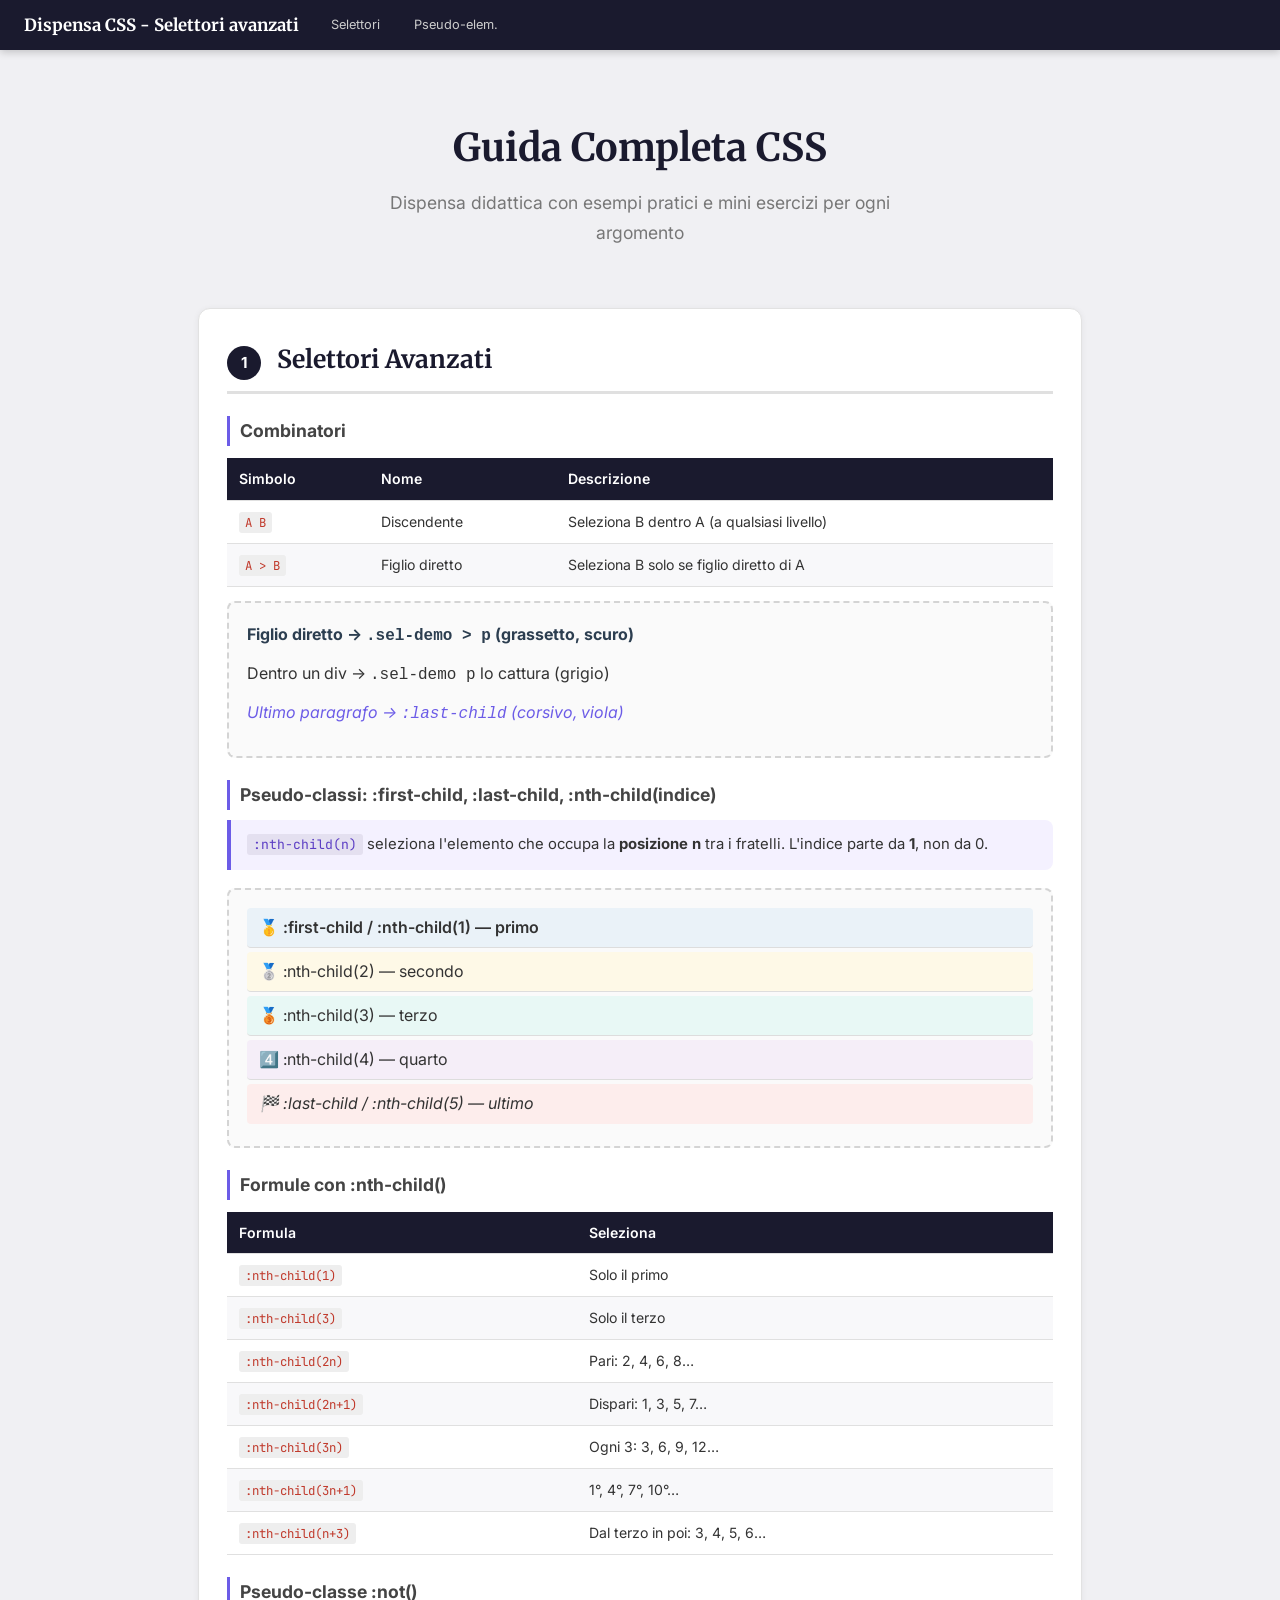
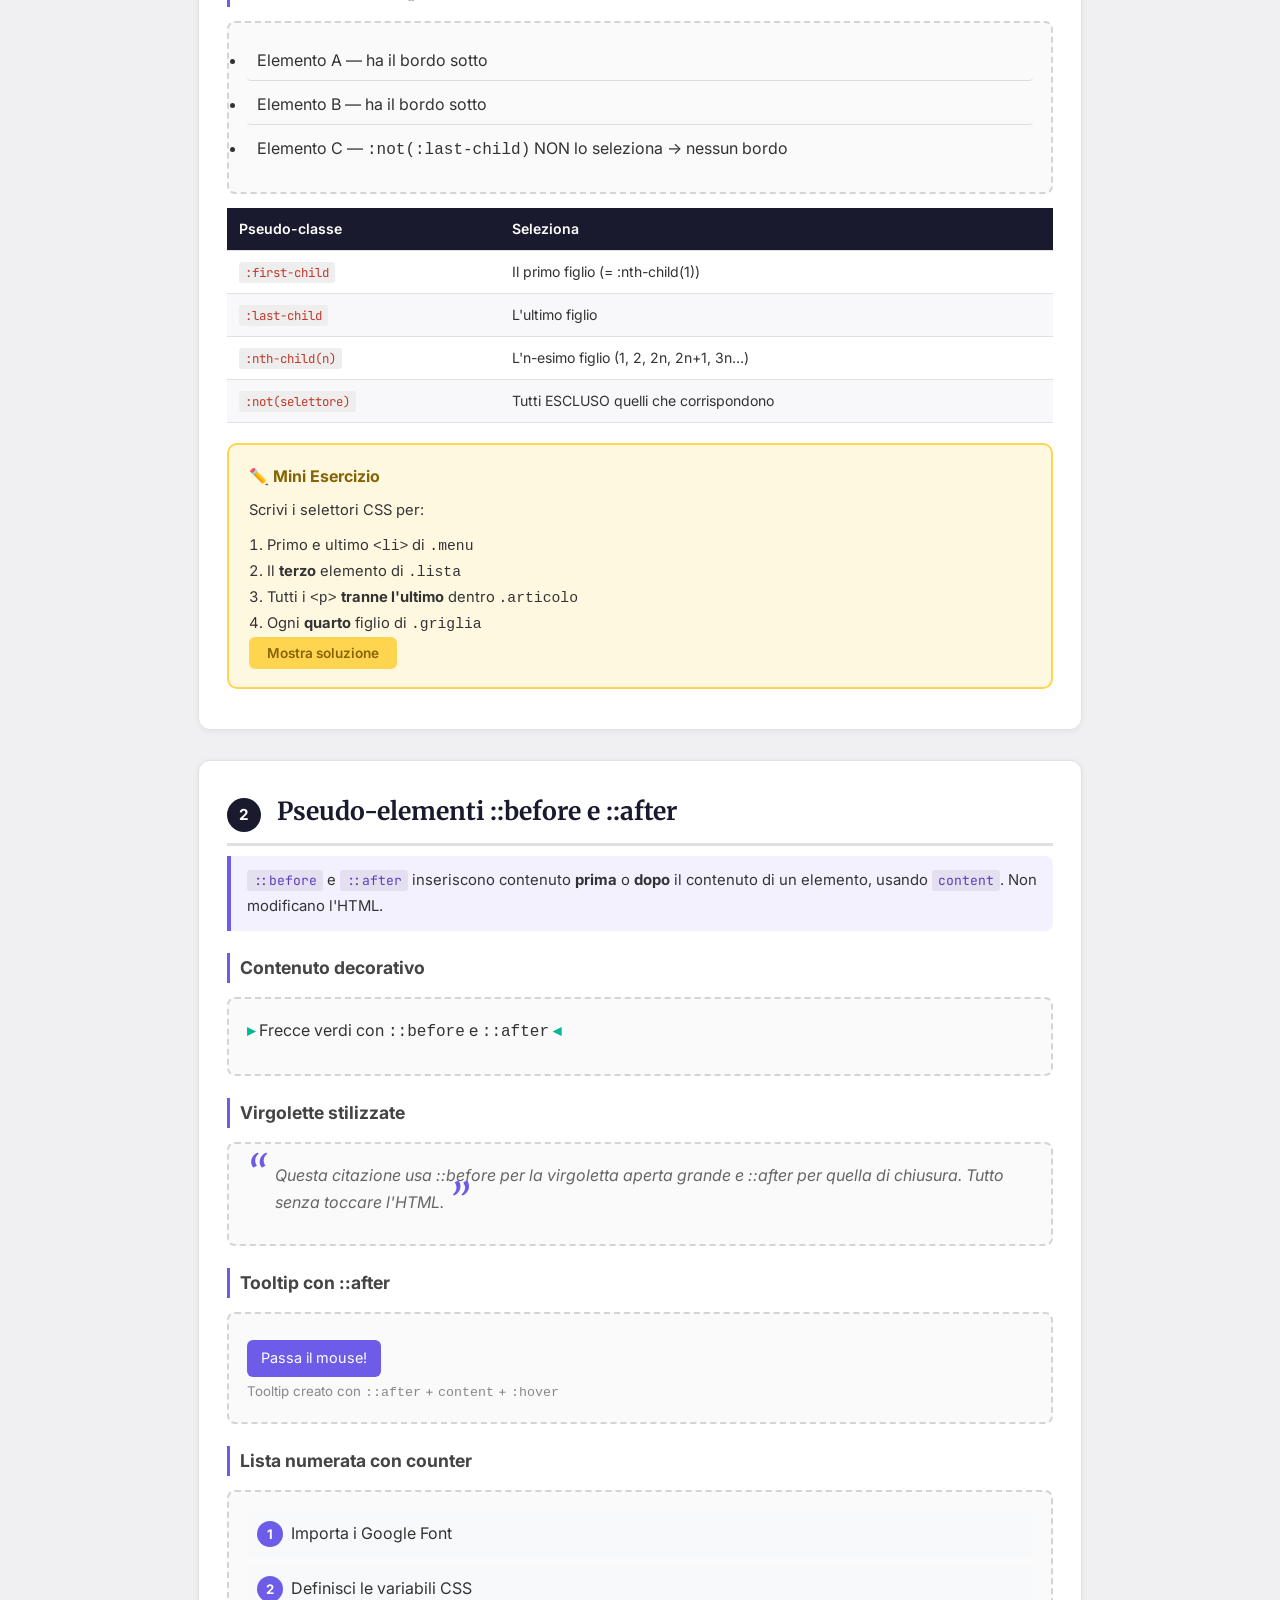
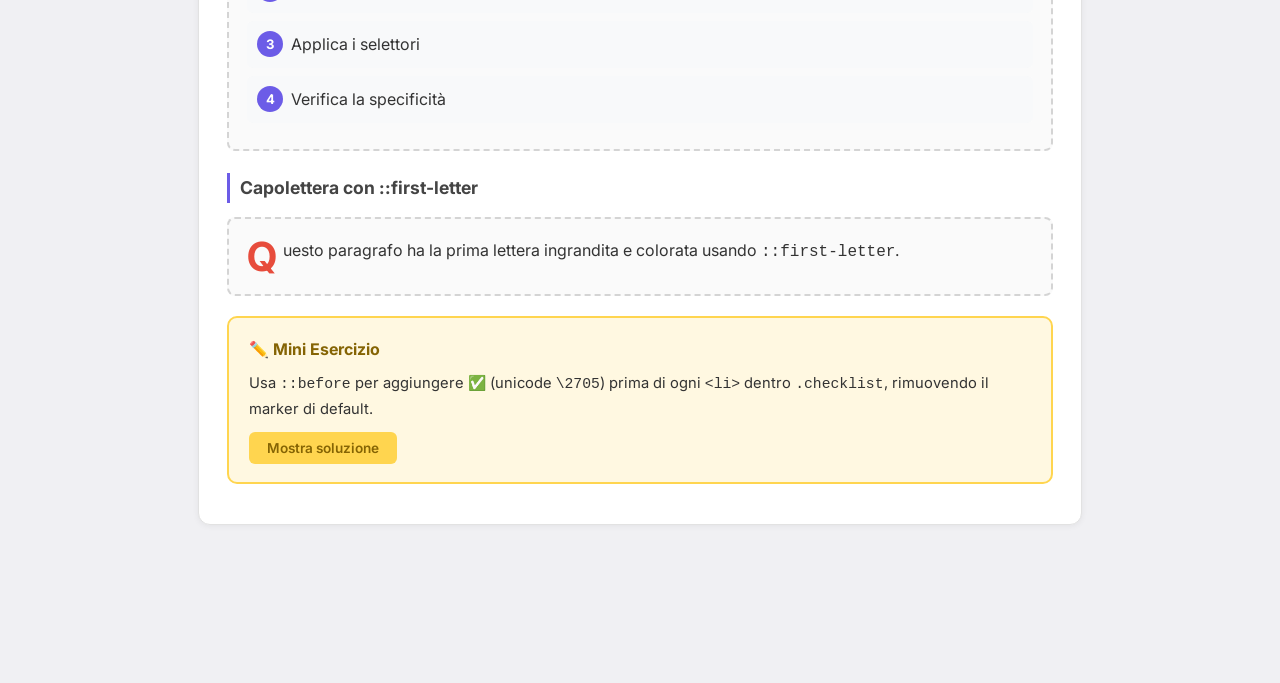
<file: 5-recap/index.html>
<!doctype html>
<html lang="it">

<head>
  <meta charset="UTF-8" />
  <meta name="viewport" content="width=device-width, initial-scale=1.0" />
  <title>Dispensa CSS - Selettori avanzati</title>

  <link rel="preconnect" href="https://fonts.googleapis.com" />
  <link rel="preconnect" href="https://fonts.gstatic.com" crossorigin />
  <link
    href="https://fonts.googleapis.com/css2?family=Merriweather:wght@400;700&family=Inter:wght@400;600;700&family=JetBrains+Mono:wght@400;500&display=swap"
    rel="stylesheet" />
  <link rel="stylesheet" href="style.css">
</head>

<body>
  <nav class="nav-fissa">
    <span class="logo">Dispensa CSS - Selettori avanzati</span>
    <a href="#selettori">Selettori</a>
    <a href="#pseudo">Pseudo-elem.</a>
  </nav>

  <div class="container">
    <header class="main-header">
      <h1>Guida Completa CSS</h1>
      <p>Dispensa didattica con esempi pratici e mini esercizi per ogni argomento</p>
    </header>

    <!-- ==========================================
         2. SELETTORI AVANZATI
         ========================================== -->
    <section id="selettori">
      <h2><span class="num">1</span> Selettori Avanzati</h2>

      <h3>Combinatori</h3>
      <table>
        <thead>
          <tr>
            <th>Simbolo</th>
            <th>Nome</th>
            <th>Descrizione</th>
          </tr>
        </thead>
        <tbody>
          <tr>
            <td><code>A B</code></td>
            <td>Discendente</td>
            <td>Seleziona B dentro A (a qualsiasi livello)</td>
          </tr>
          <tr>
            <td><code>A &gt; B</code></td>
            <td>Figlio diretto</td>
            <td>Seleziona B solo se figlio diretto di A</td>
          </tr>
        </tbody>
      </table>

      <div class="demo-box sel-demo">
        <p>Figlio diretto → <code>.sel-demo &gt; p</code> (grassetto, scuro)</p>
        <div>
          <p>Dentro un div → <code>.sel-demo p</code> lo cattura (grigio)</p>
        </div>
        <p>Ultimo paragrafo → <code>:last-child</code> (corsivo, viola)</p>
      </div>

      <h3>Pseudo-classi: :first-child, :last-child, :nth-child(indice)</h3>

      <div class="spiegazione">
        <code>:nth-child(n)</code> seleziona l'elemento che occupa la <strong>posizione n</strong> tra i fratelli.
        L'indice parte da <strong>1</strong>, non da 0.
      </div>

      <div class="demo-box sel-demo">
        <ul class="indici">
          <li>🥇 :first-child / :nth-child(1) — primo</li>
          <li>🥈 :nth-child(2) — secondo</li>
          <li>🥉 :nth-child(3) — terzo</li>
          <li>4️⃣ :nth-child(4) — quarto</li>
          <li>🏁 :last-child / :nth-child(5) — ultimo</li>
        </ul>
      </div>

      <h3>Formule con :nth-child()</h3>
      <table>
        <thead>
          <tr>
            <th>Formula</th>
            <th>Seleziona</th>
          </tr>
        </thead>
        <tbody>
          <tr>
            <td><code>:nth-child(1)</code></td>
            <td>Solo il primo</td>
          </tr>
          <tr>
            <td><code>:nth-child(3)</code></td>
            <td>Solo il terzo</td>
          </tr>
          <tr>
            <td><code>:nth-child(2n)</code></td>
            <td>Pari: 2, 4, 6, 8…</td>
          </tr>
          <tr>
            <td><code>:nth-child(2n+1)</code></td>
            <td>Dispari: 1, 3, 5, 7…</td>
          </tr>
          <tr>
            <td><code>:nth-child(3n)</code></td>
            <td>Ogni 3: 3, 6, 9, 12…</td>
          </tr>
          <tr>
            <td><code>:nth-child(3n+1)</code></td>
            <td>1°, 4°, 7°, 10°…</td>
          </tr>
          <tr>
            <td><code>:nth-child(n+3)</code></td>
            <td>Dal terzo in poi: 3, 4, 5, 6…</td>
          </tr>
        </tbody>
      </table>

      <h3>Pseudo-classe :not()</h3>
      <div class="demo-box sel-demo">
        <ul class="non-last">
          <li>Elemento A — ha il bordo sotto</li>
          <li>Elemento B — ha il bordo sotto</li>
          <li>Elemento C — <code>:not(:last-child)</code> NON lo seleziona → nessun bordo</li>
        </ul>
      </div>

      <table>
        <thead>
          <tr>
            <th>Pseudo-classe</th>
            <th>Seleziona</th>
          </tr>
        </thead>
        <tbody>
          <tr>
            <td><code>:first-child</code></td>
            <td>Il primo figlio (= :nth-child(1))</td>
          </tr>
          <tr>
            <td><code>:last-child</code></td>
            <td>L'ultimo figlio</td>
          </tr>
          <tr>
            <td><code>:nth-child(n)</code></td>
            <td>L'n-esimo figlio (1, 2, 2n, 2n+1, 3n…)</td>
          </tr>
          <tr>
            <td><code>:not(selettore)</code></td>
            <td>Tutti ESCLUSO quelli che corrispondono</td>
          </tr>
        </tbody>
      </table>

      <div class="esercizio">
        <h4>✏️ Mini Esercizio</h4>
        <p>Scrivi i selettori CSS per:</p>
        <ol style="margin-left: 18px; font-size: 0.92rem">
          <li>Primo e ultimo <code>&lt;li&gt;</code> di <code>.menu</code></li>
          <li>Il <strong>terzo</strong> elemento di <code>.lista</code></li>
          <li>Tutti i <code>&lt;p&gt;</code> <strong>tranne l'ultimo</strong> dentro <code>.articolo</code></li>
          <li>Ogni <strong>quarto</strong> figlio di <code>.griglia</code></li>
        </ol>
        <button class="btn-soluzione" onclick="toggleSol(this)">Mostra soluzione</button>
        <div class="soluzione">
          <p>1) <code>.menu li:first-child</code> e <code>.menu li:last-child</code></p>
          <p>2) <code>.lista li:nth-child(3)</code></p>
          <p>3) <code>.articolo p:not(:last-child)</code></p>
          <p>4) <code>.griglia > :nth-child(4n)</code></p>
        </div>
      </div>
    </section>

    <!-- ==========================================
         7. PSEUDO-ELEMENTI
         ========================================== -->
    <section id="pseudo">
      <h2><span class="num">2</span> Pseudo-elementi ::before e ::after</h2>

      <div class="spiegazione">
        <code>::before</code> e <code>::after</code> inseriscono contenuto <strong>prima</strong> o
        <strong>dopo</strong> il contenuto di un elemento, usando <code>content</code>. Non modificano l'HTML.
      </div>

      <h3>Contenuto decorativo</h3>
      <div class="demo-box">
        <p class="decorato">Frecce verdi con <code>::before</code> e <code>::after</code></p>
      </div>

      <h3>Virgolette stilizzate</h3>
      <div class="demo-box">
        <p class="citazione-box">
          Questa citazione usa ::before per la virgoletta aperta grande e ::after per quella di chiusura. Tutto senza
          toccare l'HTML.
        </p>
      </div>

      <h3>Tooltip con ::after</h3>
      <div class="demo-box">
        <span class="tooltip-demo">Passa il mouse!</span>
        <br /><small style="color: #888">Tooltip creato con <code>::after</code> + <code>content</code> +
          <code>:hover</code></small>
      </div>

      <h3>Lista numerata con counter</h3>
      <div class="demo-box">
        <ol class="step-list">
          <li>Importa i Google Font</li>
          <li>Definisci le variabili CSS</li>
          <li>Applica i selettori</li>
          <li>Verifica la specificità</li>
        </ol>
      </div>

      <h3>Capolettera con ::first-letter</h3>
      <div class="demo-box">
        <p class="capolettera">
          Questo paragrafo ha la prima lettera ingrandita e colorata usando <code>::first-letter</code>.
        </p>
      </div>

      <div class="esercizio">
        <h4>✏️ Mini Esercizio</h4>
        <p>
          Usa <code>::before</code> per aggiungere ✅ (unicode <code>\2705</code>) prima di ogni
          <code>&lt;li&gt;</code> dentro <code>.checklist</code>, rimuovendo il marker di default.
        </p>
        <button class="btn-soluzione" onclick="toggleSol(this)">Mostra soluzione</button>
        <div class="soluzione">
          <p><code>.checklist { list-style: none; padding-left: 0; }</code></p>
          <p><code>.checklist li::before { content: "\2705 "; margin-right: 6px; }</code></p>
        </div>
      </div>
    </section>
  </div>

  <script>
    function toggleSol(btn) {
      const sol = btn.nextElementSibling;
      sol.classList.toggle('open');
      btn.textContent = sol.classList.contains('open') ? 'Nascondi soluzione' : 'Mostra soluzione';
    }
  </script>
</body>

</html>
</file>
<file: 1-selettori/style.css>
body {
    font-family: Arial, sans-serif;
    line-height: 1.6;
    margin: 20px;
    background-color: #f5f5f5;
}

.container {
    background: white;
    padding: 20px;
    margin: 10px 0;
    border: 2px solid #ddd;
    border-radius: 8px;
}

h2 {
    color: #333;
    border-bottom: 2px solid #333;
    padding-bottom: 5px;
}

/* Esempi da testare uno alla volta: */
/* 1. p.importante { color: red; } 
    /* 2. .highlight.speciale { color: red; }  */
/* 3. div * { color: red; } */
/* 4. div p { color: red; } */
/* 5. div > p { color: red; } */
/* 6. div + p { color: red; } */
/* 7. div ~ p { color: red; } */
</file>
<file: 3-pseudo-classes/style.css>
* {
    margin: 0;
    padding: 0;
    box-sizing: border-box;
}

body {
    font-family: Arial, sans-serif;
    line-height: 1.6;
    margin: 20px;
    background-color: #f5f5f5;
}

.container {
    background: white;
    padding: 20px;
    margin: 10px 0;
    border: 2px solid #ddd;
    border-radius: 8px;
}

h2 {
    color: #333;
    border-bottom: 2px solid #333;
    padding-bottom: 5px;
}

.example {
    background: #f9f9f9;
    padding: 15px;
    margin: 10px 0;
    border-left: 4px solid #ccc;
    border-radius: 4px;
}

.code {
    background: #e8e8e8;
    padding: 2px 6px;
    border-radius: 3px;
    font-family: monospace;
    font-size: 0.9em;
}

.note {
    background: #fff3cd;
    border: 1px solid #ffeaa7;
    padding: 10px;
    border-radius: 4px;
    margin: 10px 0;
}

/* Stili base per rendere gli esempi più chiari */
ul,
ol {
    padding: 10px;
    background: #fafafa;
    border-radius: 4px;
}

li {
    padding: 8px;
    margin: 3px 0;
    background: #fff;
    border: 1px solid #ddd;
    border-radius: 3px;
}

.test-links a {
    display: inline-block;
    padding: 8px 12px;
    margin: 5px;
    background: #e9ecef;
    text-decoration: none;
    border-radius: 4px;
    color: #495057;
    border: 1px solid #ced4da;
}

.test-paragraphs p {
    padding: 10px;
    margin: 8px 0;
    background: #f8f9fa;
    border: 1px solid #dee2e6;
    border-radius: 4px;
    cursor: pointer;
}

input[type="text"],
input[type="email"],
textarea {
    padding: 10px;
    margin: 8px;
    border: 2px solid #ced4da;
    border-radius: 4px;
    font-size: 16px;
    width: 200px;
}

/* Aggiungi qui i tuoi selettori per testare */

/* li:first-child { color: red; } */
/* li:last-child { color: red; } */
/* a:hover { color: red; } */
/* div p:hover { color: red; } */
/* a:visited { color: red; } */
/* a:active { color: red; } */
/* input[type="text"]:focus { border: 2px solid red; } */
/* input[type="email"]:focus { border: 2px solid red; } */
/* textarea:focus { border: 2px solid red; } */
/* li:first-child:hover { color: red; } */
/* a:hover:visited { color: red; } */
/* div:hover p { color: red; } */
</file>
<file: 4-pseudo-elements/style.css>
body {
    font-family: Arial, sans-serif;
    line-height: 1.6;
    margin: 20px;
    background-color: #f5f5f5;
}

.container {
    background: white;
    padding: 20px;
    margin: 10px 0;
    border: 2px solid #ddd;
    border-radius: 8px;
}

h2 {
    color: #333;
    border-bottom: 2px solid #333;
    padding-bottom: 5px;
}

.example {
    background: #f9f9f9;
    padding: 15px;
    margin: 10px 0;
    border-left: 4px solid #ccc;
    border-radius: 4px;
}

.code-block {
    background: #1e1e1e;
    color: #d4d4d4;
    padding: 20px;
    border-radius: 6px;
    font-family: "Monaco", "Menlo", "Ubuntu Mono", monospace;
    font-size: 14px;
    line-height: 1.4;
    overflow-x: auto;
    margin: 15px 0;
    border: 1px solid #333;
}

.css-property {
    padding-left: 16px;
    color: #9cdcfe;
}

.css-value {
    color: #ce9178;
}

.css-selector {
    color: #d7ba7d;
}

.css-comment {
    color: #6a9955;
    font-style: italic;
}

.css-pseudo {
    color: #c586c0;
}

.code {
    background: #e8e8e8;
    padding: 2px 6px;
    border-radius: 3px;
    font-family: monospace;
    font-size: 0.9em;
}

.note {
    background: #fff3cd;
    border: 1px solid #ffeaa7;
    padding: 10px;
    border-radius: 4px;
    margin: 10px 0;
}

/********** INIZIO ESEMPI ********/

/* ESEMPIO 1: Task List con Pseudo-elementi */
.task-list {
    list-style: none;
    padding-left: 0;
    max-width: 400px;
}

/* Regole generali centralizzate sull'ul */
.task-list li {
    position: relative;
    padding: 12px 15px 12px 40px;
    margin: 8px 0;
    background: #f8f9fa;
    border: 1px solid #dee2e6;
    border-radius: 5px;
    font-size: 16px;
}

.task-list li::before {
    content: "";
    /* Verrà sovrascritto dalle classi specifiche */
    position: absolute;
    left: 12px;
    top: 50%;
    transform: translateY(-50%);
    font-size: 16px;
    font-weight: bold;
    font-family: monospace;
}

/* Classi specifiche per differenziare content e colore */
.task-list li.completed::before {
    content: "\2713";
    /* Entità CSS per checkmark */
    color: #28a745;
}

.task-list li.failed::before {
    content: "\2717";
    /* Entità CSS per X */
    color: #dc3545;
}

/* ESEMPIO 2: Visualizzazione Before/After */
.demo-element {
    background: #e3f2fd;
    border: 3px solid #2196f3;
    padding: 20px;
    margin: 20px 0;
    position: relative;
    text-align: center;
    font-size: 18px;
    font-weight: bold;
}

.demo-element::before {
    content: "::BEFORE";
    background: #ff9800;
    color: white;
    padding: 8px 12px;
    border-radius: 4px;
    position: absolute;
    top: -15px;
    left: -15px;
    font-size: 14px;
    font-weight: bold;
    border: 2px solid #f57c00;
}

.demo-element::after {
    content: "::AFTER";
    background: #9c27b0;
    color: white;
    padding: 8px 12px;
    border-radius: 4px;
    position: absolute;
    bottom: -15px;
    right: -15px;
    font-size: 14px;
    font-weight: bold;
    border: 2px solid #7b1fa2;
}

/* Esempio per mostrare il content flow */
.content-flow {
    border: 2px solid #333;
    padding: 15px;
    margin: 15px 0;
    background: white;
    position: relative;
}

.content-flow::before {
    content: "BEFORE (prima del contenuto)";
    background: #ffeb3b;
    padding: 4px 8px;
    border-radius: 3px;
    font-size: 12px;
    color: #333;
    margin-right: 10px;
}

.content-flow::after {
    content: "AFTER (dopo il contenuto)";
    background: #e91e63;
    color: white;
    padding: 4px 8px;
    border-radius: 3px;
    font-size: 12px;
    margin-left: 10px;
}

/* Esempio avanzato con numerazione */
.numbered-list {
    list-style: none;
    counter-reset: item-counter;
    padding-left: 0;
}

.numbered-list li {
    counter-increment: item-counter;
    padding: 10px 15px 10px 50px;
    margin: 5px 0;
    background: #f1f3f4;
    border-left: 4px solid #4285f4;
    position: relative;
}

.numbered-list li::before {
    content: counter(item-counter);
    position: absolute;
    left: 15px;
    top: 50%;
    transform: translateY(-50%);
    background: #4285f4;
    color: white;
    width: 25px;
    height: 25px;
    border-radius: 50%;
    display: flex;
    align-items: center;
    justify-content: center;
    font-weight: bold;
    font-size: 14px;
}
</file>
<file: 5-recap/style.css>
/* === RESET === */
*,
*::before,
*::after {
    box-sizing: border-box;
    margin: 0;
    padding: 0;
}

html {
    font-size: 16px;
    scroll-behavior: smooth;
}

body {
    font-family: 'Inter', sans-serif;
    background: #f0f0f3;
    color: #333;
    line-height: 1.7;
    padding-bottom: 100px;
}

/* === NAV === */
.nav-fissa {
    position: fixed;
    top: 0;
    left: 0;
    right: 0;
    background: #1a1a2e;
    color: #fff;
    padding: 10px 24px;
    z-index: 1000;
    display: flex;
    align-items: center;
    gap: 8px 14px;
    flex-wrap: wrap;
    font-size: 0.8rem;
    box-shadow: 0 2px 8px rgba(0, 0, 0, 0.2);
}

.nav-fissa a {
    color: #ccc;
    text-decoration: none;
    padding: 4px 10px;
    border-radius: 4px;
}

.nav-fissa a:hover {
    background: rgba(255, 255, 255, 0.12);
    color: #fff;
}

.nav-fissa .logo {
    font-weight: 700;
    font-size: 1.05rem;
    margin-right: 8px;
    font-family: 'Merriweather', serif;
    color: #fff;
}

/* === LAYOUT === */
.container {
    max-width: 920px;
    margin: 0 auto;
    padding: 75px 18px 40px;
}

.main-header {
    text-align: center;
    padding: 40px 20px 30px;
    margin-bottom: 30px;
}

.main-header h1 {
    font-family: 'Merriweather', serif;
    font-size: 2.4rem;
    color: #1a1a2e;
    margin-bottom: 8px;
}

.main-header p {
    font-size: 1.1rem;
    color: #777;
    max-width: 550px;
    margin: 0 auto;
}

/* === SECTIONS === */
section {
    background: #fff;
    border-radius: 12px;
    padding: 30px 28px;
    margin-bottom: 30px;
    box-shadow: 0 1px 6px rgba(0, 0, 0, 0.06);
    border: 1px solid #e2e2e2;
}

section h2 {
    font-family: 'Merriweather', serif;
    font-size: 1.55rem;
    color: #1a1a2e;
    margin-bottom: 6px;
    padding-bottom: 10px;
    border-bottom: 3px solid #e0e0e0;
}

section h2 .num {
    display: inline-flex;
    align-items: center;
    justify-content: center;
    width: 34px;
    height: 34px;
    background: #1a1a2e;
    color: #fff;
    border-radius: 50%;
    font-size: 0.95rem;
    font-family: 'Inter', sans-serif;
    font-weight: 700;
    margin-right: 10px;
}

section h3 {
    font-size: 1.1rem;
    color: #444;
    margin: 22px 0 8px;
    padding-left: 10px;
    border-left: 3px solid #6c5ce7;
}

section p {
    margin-bottom: 10px;
}

.spiegazione {
    background: #f4f1ff;
    border-left: 4px solid #6c5ce7;
    padding: 12px 16px;
    margin: 10px 0 18px;
    border-radius: 0 8px 8px 0;
    font-size: 0.93rem;
}

.spiegazione code {
    background: #e4e0f0;
    padding: 2px 6px;
    border-radius: 3px;
    font-family: 'JetBrains Mono', monospace;
    font-size: 0.88em;
    color: #5b3cc4;
}

.demo-box {
    border: 2px dashed #d4d4d4;
    border-radius: 8px;
    padding: 18px;
    margin: 14px 0;
    background: #fafafa;
}

table {
    width: 100%;
    border-collapse: collapse;
    margin: 12px 0;
    font-size: 0.88rem;
}

table th,
table td {
    padding: 9px 12px;
    text-align: left;
    border-bottom: 1px solid #e0e0e0;
}

table th {
    background: #1a1a2e;
    color: #fff;
    font-weight: 600;
}

table tr:nth-child(even) {
    background: #f8f8fa;
}

table code {
    background: #eee;
    padding: 2px 6px;
    border-radius: 3px;
    font-family: 'JetBrains Mono', monospace;
    font-size: 0.88em;
    color: #c0392b;
}

.badge {
    display: inline-block;
    padding: 2px 9px;
    border-radius: 12px;
    font-size: 0.7rem;
    font-family: 'JetBrains Mono', monospace;
    font-weight: 500;
    vertical-align: middle;
}

.badge-hex {
    background: #ffeaa7;
    color: #856404;
}

.badge-rgb {
    background: #dfe6e9;
    color: #2d3436;
}

.badge-rgba {
    background: #a29bfe;
    color: #fff;
}

.badge-high {
    background: #e74c3c;
    color: #fff;
}

.badge-med {
    background: #f39c12;
    color: #fff;
}

.badge-low {
    background: #3498db;
    color: #fff;
}

/* === ESERCIZIO === */
.esercizio {
    background: #fff8e1;
    border: 2px solid #ffd54f;
    border-radius: 10px;
    padding: 18px 20px;
    margin: 20px 0 10px;
}

.esercizio h4 {
    font-size: 1rem;
    color: #856404;
    margin-bottom: 8px;
    display: flex;
    align-items: center;
    gap: 6px;
}

.esercizio p {
    font-size: 0.92rem;
    margin-bottom: 10px;
}

.esercizio .soluzione {
    display: none;
    background: #fff;
    border: 1px solid #e0d5b0;
    border-radius: 8px;
    padding: 14px 16px;
    margin-top: 10px;
}

.esercizio .soluzione.open {
    display: block;
}

.esercizio .soluzione code {
    background: #f4f1ff;
    padding: 2px 6px;
    border-radius: 3px;
    font-family: 'JetBrains Mono', monospace;
    font-size: 0.88em;
    color: #5b3cc4;
}

.btn-soluzione {
    background: #ffd54f;
    color: #856404;
    border: none;
    padding: 8px 18px;
    border-radius: 6px;
    font-weight: 600;
    font-size: 0.85rem;
    cursor: pointer;
    transition: background 0.2s;
    font-family: 'Inter', sans-serif;
}

.btn-soluzione:hover {
    background: #ffca28;
}

/* === COLORI === */
.color-grid {
    display: grid;
    grid-template-columns: repeat(auto-fill, minmax(130px, 1fr));
    gap: 10px;
    margin: 12px 0;
}

.color-swatch {
    height: 70px;
    border-radius: 8px;
    display: flex;
    align-items: center;
    justify-content: center;
    font-family: 'JetBrains Mono', monospace;
    font-size: 0.7rem;
    color: #fff;
    text-shadow: 0 1px 2px rgba(0, 0, 0, 0.4);
    border: 1px solid rgba(0, 0, 0, 0.08);
}

.rgba-demo {
    display: flex;
    gap: 12px;
    flex-wrap: wrap;
    margin: 12px 0;
}

.rgba-box {
    flex: 1;
    min-width: 110px;
    height: 85px;
    border-radius: 8px;
    display: flex;
    align-items: center;
    justify-content: center;
    font-size: 0.78rem;
    font-weight: 600;
    border: 2px solid #333;
}

/* === FONT DEMO === */
.font-demo {
    padding: 18px;
    border: 1px solid #e0e0e0;
    border-radius: 8px;
    margin: 8px 0;
}

/* === POSITIONING === */
.pos-relative-box {
    position: relative;
    top: 8px;
    left: 16px;
    background: #fdcb6e;
    padding: 14px;
    border-radius: 8px;
}

.pos-container {
    position: relative;
    height: 150px;
    background: #f0f0f0;
    border: 2px dashed #bdc3c7;
    border-radius: 8px;
    margin: 12px 0;
}

.pos-absolute-box {
    position: absolute;
    bottom: 12px;
    right: 12px;
    background: #e74c3c;
    color: #fff;
    padding: 10px 14px;
    border-radius: 6px;
    font-weight: 600;
    font-size: 0.85rem;
}

.pos-sticky-bar {
    position: sticky;
    top: 48px;
    background: #6c5ce7;
    color: #fff;
    padding: 10px;
    text-align: center;
    font-weight: 600;
    border-radius: 8px;
    margin: 10px 0;
    z-index: 5;
}

.fixed-box {
    position: fixed;
    bottom: 20px;
    right: 20px;
    background: #00b894;
    color: #fff;
    padding: 11px 18px;
    border-radius: 30px;
    font-weight: 600;
    font-size: 0.82rem;
    box-shadow: 0 4px 12px rgba(0, 0, 0, 0.25);
    z-index: 999;
}

/* === PSEUDO === */
.capolettera::first-letter {
    font-size: 2.5em;
    font-weight: 700;
    color: #e74c3c;
    float: left;
    line-height: 1;
    margin-right: 6px;
}

.decorato::before {
    content: '▸ ';
    color: #00b894;
    font-weight: 700;
}

.decorato::after {
    content: ' ◂';
    color: #00b894;
    font-weight: 700;
}

.citazione-box {
    position: relative;
    padding-left: 28px;
    font-style: italic;
    color: #666;
}

.citazione-box::before {
    content: '\201C';
    position: absolute;
    left: 0;
    top: -10px;
    font-size: 2.8rem;
    color: #6c5ce7;
    font-family: 'Merriweather', serif;
    line-height: 1;
}

.citazione-box::after {
    content: '\201D';
    font-size: 2.8rem;
    color: #6c5ce7;
    font-family: 'Merriweather', serif;
    line-height: 0;
    vertical-align: -10px;
}

.tooltip-demo {
    position: relative;
    display: inline-block;
    background: #6c5ce7;
    color: #fff;
    padding: 6px 14px;
    border-radius: 6px;
    cursor: pointer;
    margin-top: 8px;
    font-size: 0.9rem;
}

.tooltip-demo::after {
    content: 'Tooltip fatto con ::after!';
    position: absolute;
    bottom: calc(100% + 8px);
    left: 50%;
    transform: translateX(-50%);
    background: #1a1a2e;
    color: #fff;
    padding: 6px 12px;
    border-radius: 6px;
    font-size: 0.78rem;
    white-space: nowrap;
    opacity: 0;
    pointer-events: none;
    transition: opacity 0.2s;
}

.tooltip-demo:hover::after {
    opacity: 1;
}

.step-list {
    list-style: none;
    counter-reset: step-counter;
    padding: 0;
}

.step-list li {
    counter-increment: step-counter;
    padding: 10px 10px 10px 44px;
    position: relative;
    margin-bottom: 8px;
    background: #f8f9fa;
    border-radius: 6px;
}

.step-list li::before {
    content: counter(step-counter);
    position: absolute;
    left: 10px;
    top: 50%;
    transform: translateY(-50%);
    width: 26px;
    height: 26px;
    background: #6c5ce7;
    color: #fff;
    border-radius: 50%;
    display: flex;
    align-items: center;
    justify-content: center;
    font-weight: 700;
    font-size: 0.82rem;
}

/* === SELETTORI DEMO === */
.sel-demo>p {
    color: #555;
}

.sel-demo>p:first-child {
    font-weight: 700;
    color: #2c3e50;
}

.sel-demo>p:last-child {
    font-style: italic;
    color: #6c5ce7;
}

/* nth-child con INDICI */
.sel-demo ul.indici {
    list-style: none;
    padding: 0;
}

.sel-demo ul.indici li {
    padding: 6px 12px;
    border-radius: 4px;
    margin-bottom: 4px;
    border-bottom: 1px solid #ddd;
}

.sel-demo ul.indici li:first-child {
    background: #eaf2f8;
    font-weight: 600;
}

.sel-demo ul.indici li:nth-child(2) {
    background: #fef9e7;
}

.sel-demo ul.indici li:nth-child(3) {
    background: #e8f8f5;
}

.sel-demo ul.indici li:nth-child(4) {
    background: #f5eef8;
}

.sel-demo ul.indici li:last-child {
    border-bottom: none;
    background: #fdedec;
    font-style: italic;
}

.sel-demo ul.non-last li {
    padding: 6px 10px;
    border-radius: 4px;
    margin-bottom: 4px;
}

.sel-demo ul.non-last li:not(:last-child) {
    border-bottom: 1px solid #ddd;
}
</file>
